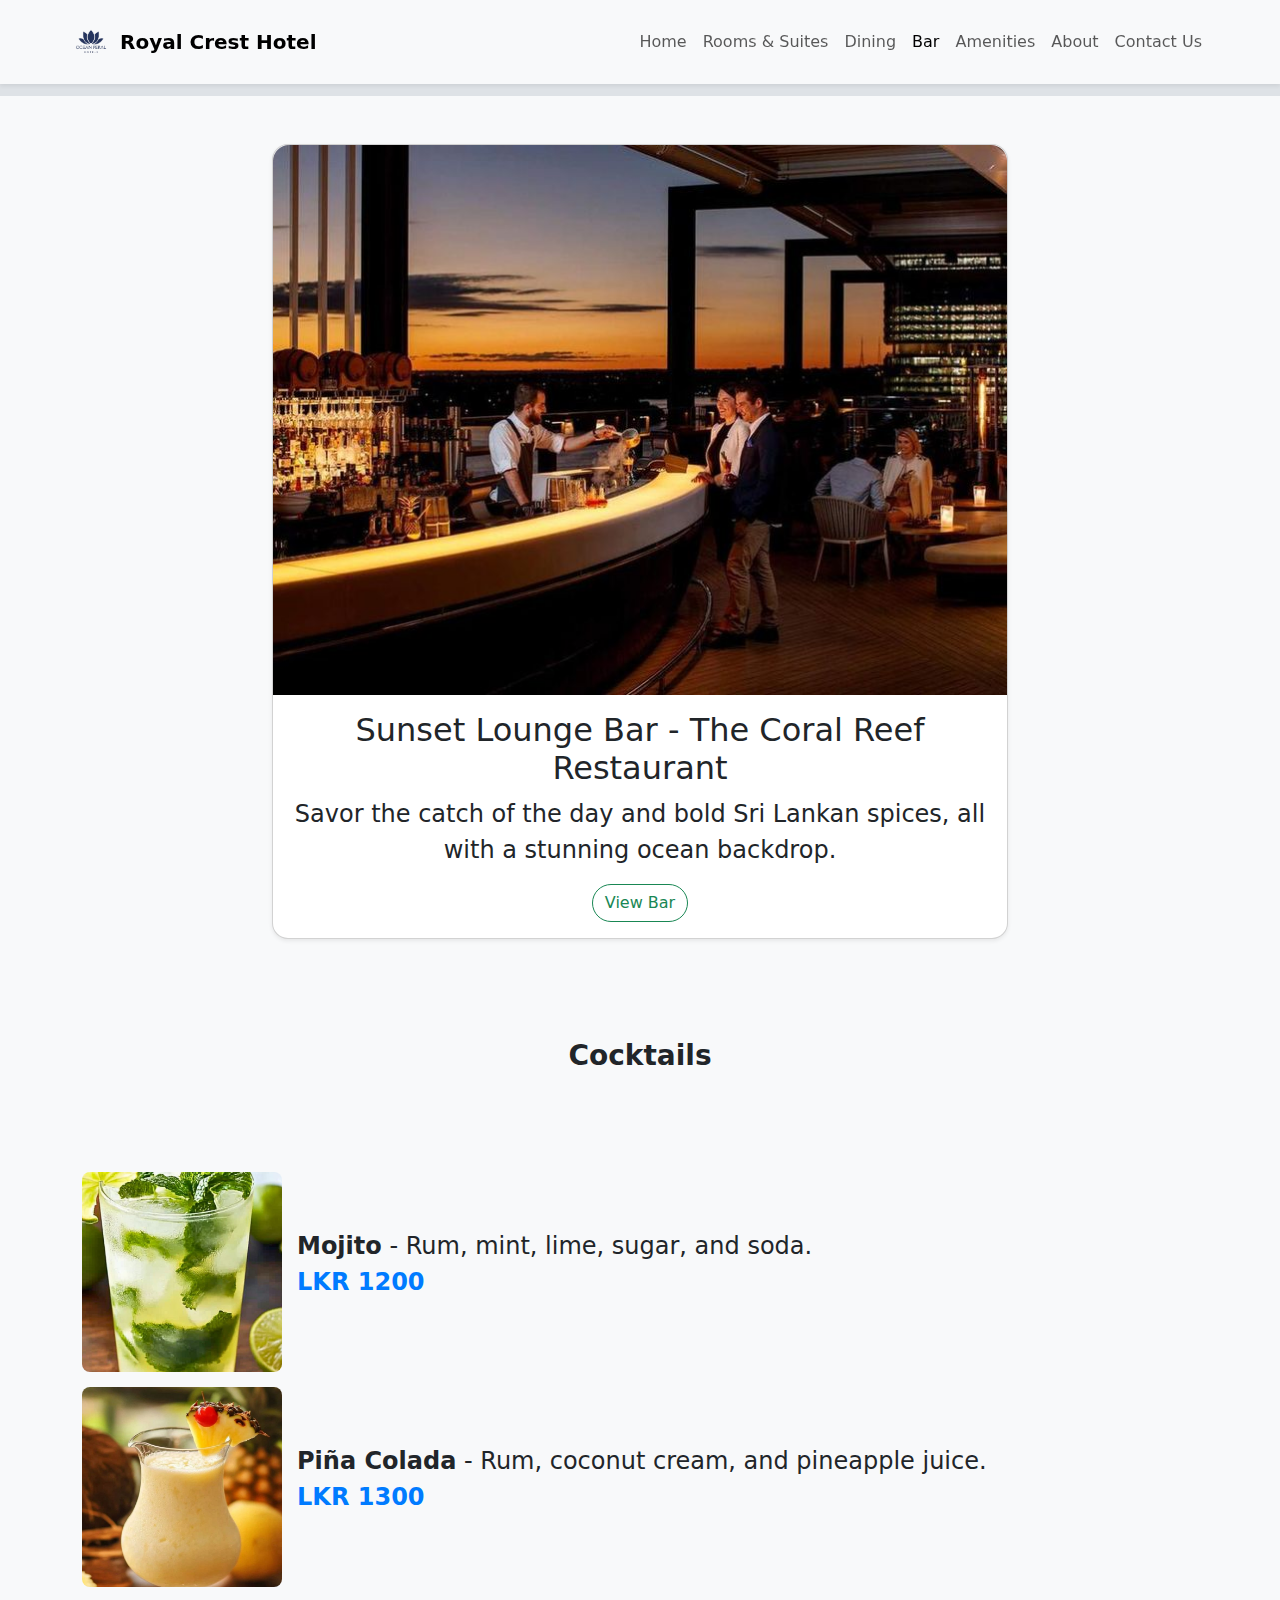
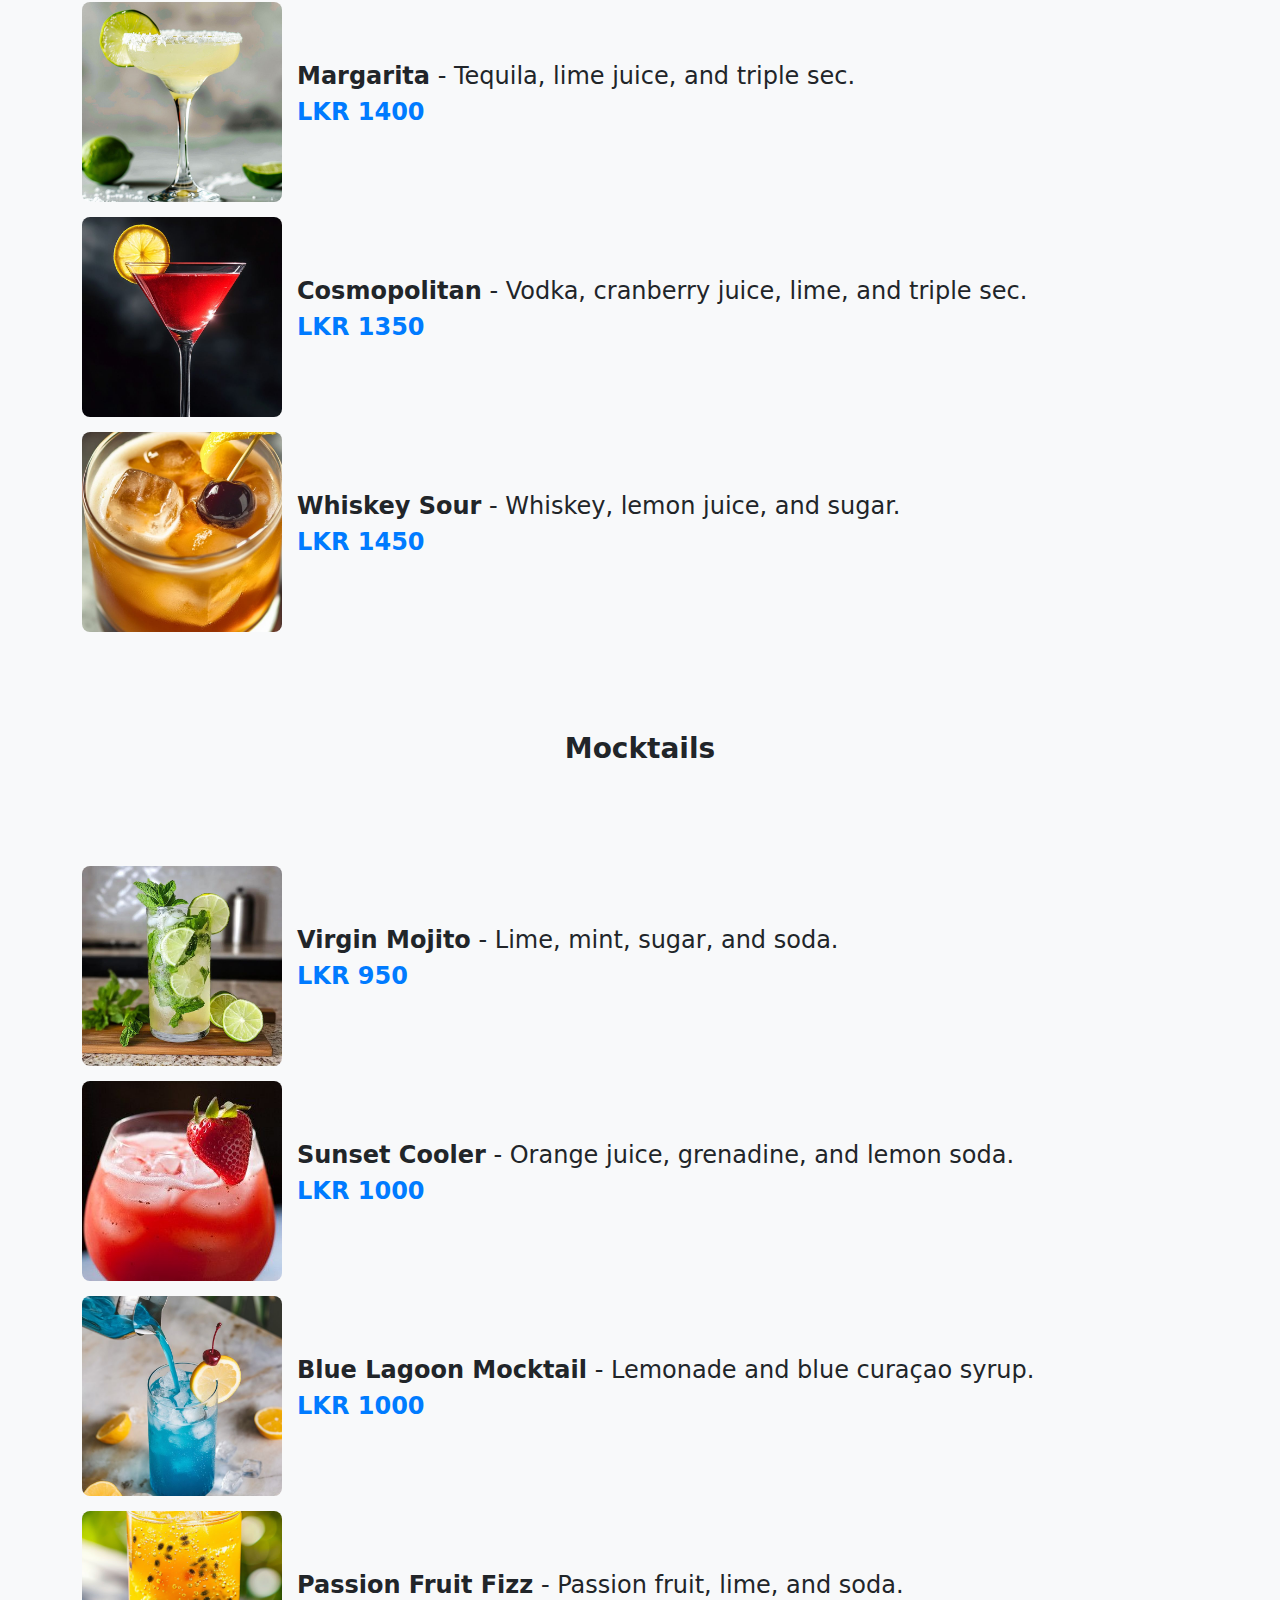
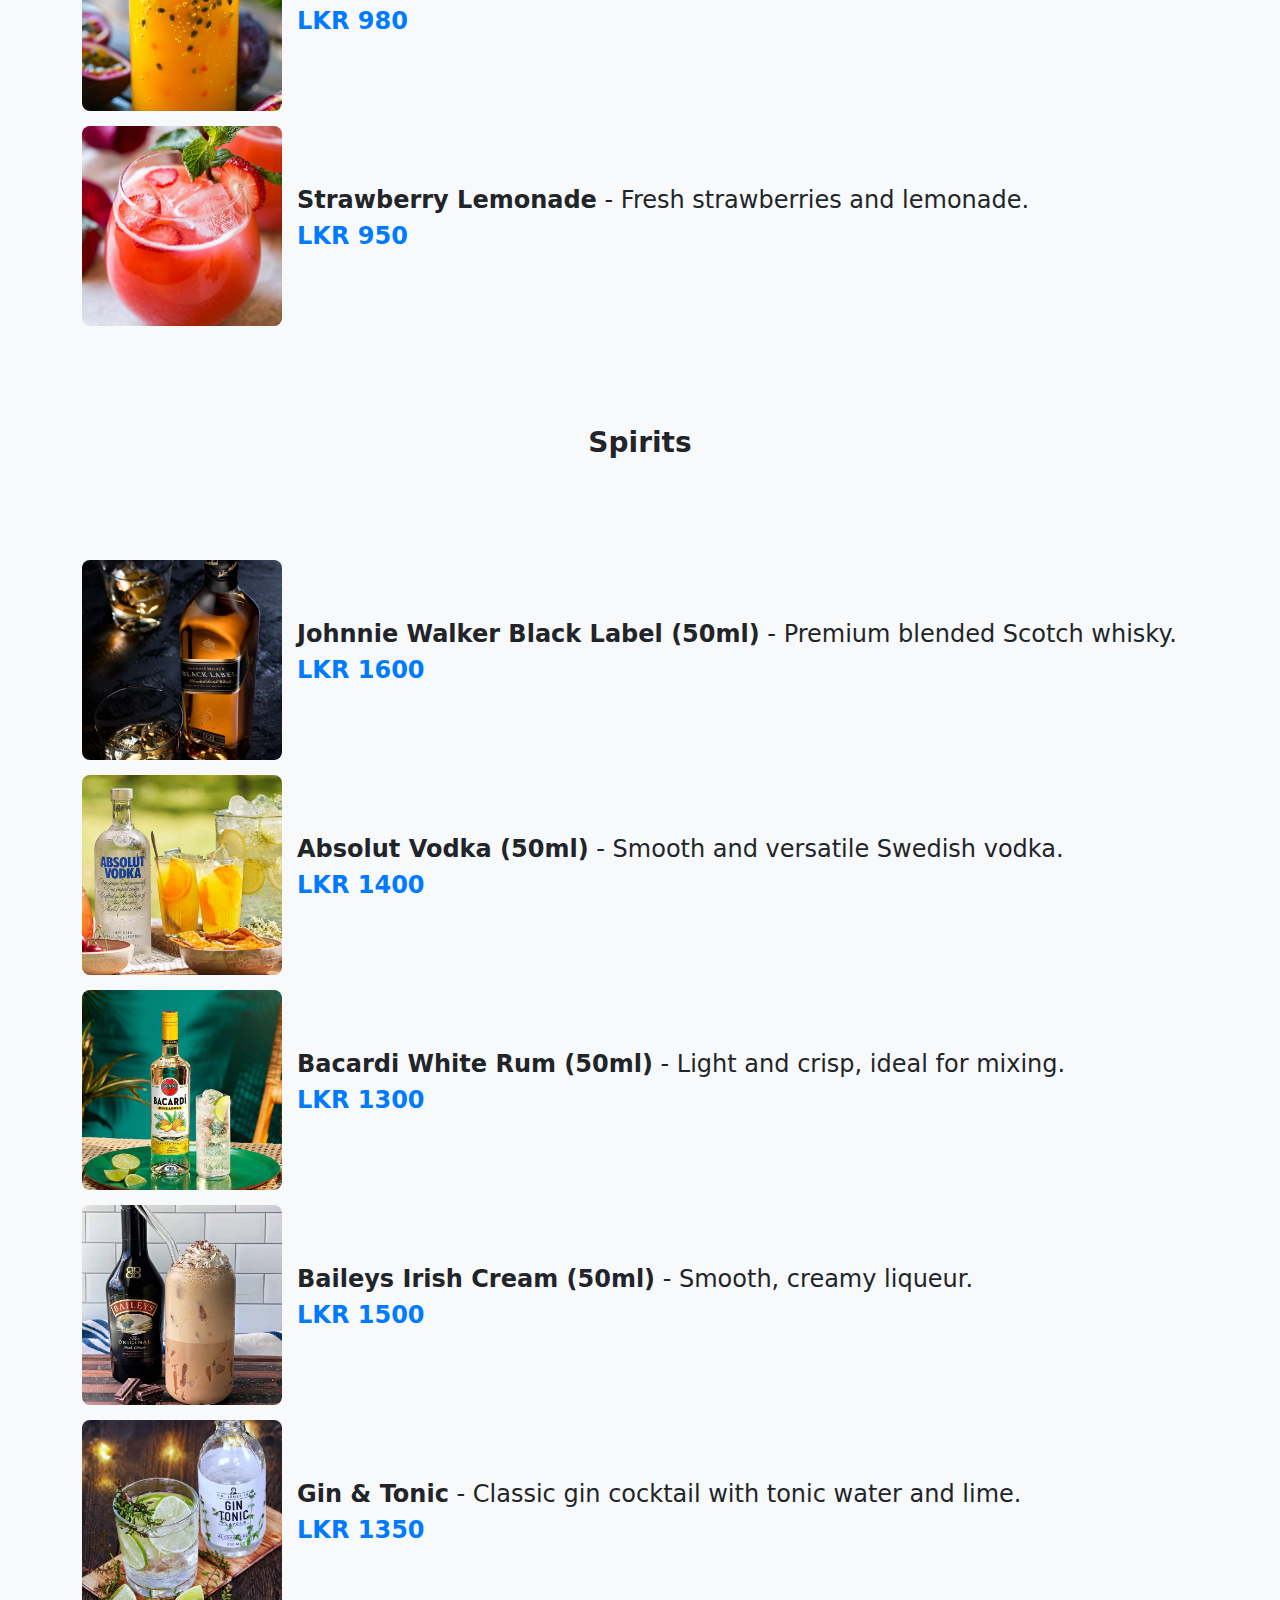
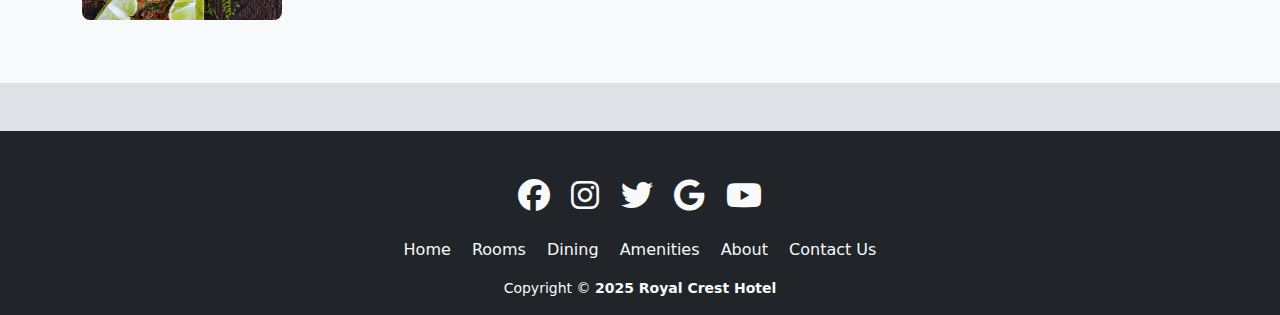
<file: pages/Dining/bar.html>
<!DOCTYPE html>
<html lang="en">
<head>
    <meta charset="UTF-8" />
    <meta name="viewport" content="width=device-width, initial-scale=1.0"/>
    <title>The Ocean Breeze Bar Menu - Royal Crest Hotel</title>
    <link rel="icon" href="/assets/Logo 2.png" />
    <link rel="stylesheet" href="https://cdnjs.cloudflare.com/ajax/libs/font-awesome/6.5.0/css/all.min.css" />
    <link href="https://cdn.jsdelivr.net/npm/bootstrap@5.3.3/dist/css/bootstrap.min.css" rel="stylesheet" crossorigin="anonymous">
    <link href="https://fonts.googleapis.com/css2?family=Poetsen+One&display=swap" rel="stylesheet">
    <link rel="stylesheet" href="/css/style.css">
</head>
<body>
    <header class="bg-light shadow-sm fixed-top">
        <nav class="navbar navbar-expand-lg container py-3">
            <a class="navbar-brand d-flex align-items-center" href="/">
                <img src="/assets/Logo 1.png" alt="Royal Crest Hotel Logo" width="42" height="42" class="me-2">
                <strong>Royal Crest Hotel</strong>
            </a>
            <button class="navbar-toggler" type="button" data-bs-toggle="collapse" data-bs-target="#navbarNav">
                <span class="navbar-toggler-icon"></span>
            </button>
            <div class="collapse navbar-collapse justify-content-end" id="navbarNav">
                <ul class="navbar-nav">
                    <li class="nav-item"><a class="nav-link" href="/index.html#home">Home</a></li>
                    <li class="nav-item"><a class="nav-link" href="/index.html#rooms">Rooms & Suites</a></li>
                    <li class="nav-item"><a class="nav-link" href="/index.html#dining">Dining</a></li>
                    <li class="nav-item"><a class="nav-link active" aria-current="page" href="#">Bar</a></li>
                    <li class="nav-item"><a class="nav-link" href="/index.html#amenities">Amenities</a></li>
                    <li class="nav-item"><a class="nav-link" href="/index.html#about">About</a></li>
                    <li class="nav-item"><a class="nav-link" href="/index.html#contact">Contact Us</a></li>
                </ul>
            </div>
        </nav>
    </header>

    <main class="mt-5 pt-5">
        <section id="bar" class="py-5 bg-light">
            <div class="container">
                <div class="container2">
                    <div class="row justify-content-center">
                        <div class="col-md-8">
                            <div class="card shadow-sm rounded-4">
                                <img src="/assets/bar1.jpg" class="card-img-top rounded-top-4" alt="The Coral Reef Restaurant" height="550px">
                                <div class="card-body text-center">
                                    <h5 class="card-title fs-2">Sunset Lounge Bar - The Coral Reef Restaurant</h5>
                                    <p class="card-text fs-4">Savor the catch of the day and bold Sri Lankan spices, all with a stunning ocean backdrop.</p>
                                    <a href="#bartext" class="btn btn-outline-success rounded-pill">View Bar</a>
                                </div>
                            </div>
                        </div>
                    </div>
                </div>
               
                <h3 class="food-category" id="bartext">Cocktails</h3>
                <div class="menu-item">
                    <img src="/assets/Classic Mojito Cocktail Recipe to Impress Your Guests.jpg" alt="Mojito">
                    <div class="menu-item-details fs-4">
                        <strong>Mojito</strong> - Rum, mint, lime, sugar, and soda.
                        <p class="menu-item-price">LKR 1200</p>
                    </div>
                </div>
                <div class="menu-item">
                    <img src="/assets/Dinner recipes - Refreshing Pina Colada Recipe.jpg" alt="Piña Colada">
                    <div class="menu-item-details fs-4">
                        <strong>Piña Colada</strong> - Rum, coconut cream, and pineapple juice.
                        <p class="menu-item-price">LKR 1300</p>
                    </div>
                </div>
                <div class="menu-item">
                    <img src="/assets/magarita.jpg" alt="Margarita">
                    <div class="menu-item-details fs-4">
                        <strong>Margarita</strong> - Tequila, lime juice, and triple sec.
                        <p class="menu-item-price">LKR 1400</p>
                    </div>
                </div>
                <div class="menu-item">
                    <img src="/assets/cosmopolital.jpg" alt="Cosmopolitan">
                    <div class="menu-item-details fs-4">
                        <strong>Cosmopolitan</strong> - Vodka, cranberry juice, lime, and triple sec.
                        <p class="menu-item-price">LKR 1350</p>
                    </div>
                </div>
                <div class="menu-item">
                    <img src="/assets/Whiskey Sour Recipe_ Simple & Sophisticated.jpg" alt="Whiskey Sour">
                    <div class="menu-item-details fs-4">
                        <strong>Whiskey Sour</strong> - Whiskey, lemon juice, and sugar.
                        <p class="menu-item-price">LKR 1450</p>
                    </div>
                </div>
        
                <h3 class="food-category">Mocktails</h3>
                <div class="menu-item">
                    <img src="/assets/Quick & Easy Virgin Mojito Mocktail Recipe - Alice's Recipes.jpg" alt="Virgin Mojito">
                    <div class="menu-item-details fs-4">
                        <strong>Virgin Mojito</strong> - Lime, mint, sugar, and soda.
                        <p class="menu-item-price">LKR 950</p>
                    </div>
                </div>
                <div class="menu-item">
                    <img src="/assets/Strawberry Wine Coolers.jpg" alt="Sunset Cooler">
                    <div class="menu-item-details fs-4">
                        <strong>Sunset Cooler</strong> - Orange juice, grenadine, and lemon soda.
                        <p class="menu-item-price">LKR 1000</p>
                    </div>
                </div>
                <div class="menu-item">
                    <img src="/assets/blue cocktails.jpg" alt="Blue Lagoon Mocktail">
                    <div class="menu-item-details fs-4">
                        <strong>Blue Lagoon Mocktail</strong> - Lemonade and blue curaçao syrup.
                        <p class="menu-item-price">LKR 1000</p>
                    </div>
                </div>
                <div class="menu-item">
                    <img src="/assets/Passion Fruit Gin Fizz Recipe.jpg" alt="Passion Fruit Fizz">
                    <div class="menu-item-details fs-4">
                        <strong>Passion Fruit Fizz</strong> - Passion fruit, lime, and soda.
                        <p class="menu-item-price">LKR 980</p>
                    </div>
                </div>
                <div class="menu-item">
                    <img src="/assets/Homemade Fresh Strawberry Lemonade - Watch What U Eat.jpg" alt="Strawberry Lemonade">
                    <div class="menu-item-details fs-4">
                        <strong>Strawberry Lemonade</strong> - Fresh strawberries and lemonade.
                        <p class="menu-item-price">LKR 950</p>
                    </div>
                </div>
        
                <h3 class="food-category">Spirits</h3>
                <div class="menu-item">
                    <img src="/assets/Johnnie Walker black label - Piotr Maksymowicz.jpg" alt="Johnnie Walker Black Label">
                    <div class="menu-item-details fs-4">
                        <strong>Johnnie Walker Black Label (50ml)</strong> - Premium blended Scotch whisky.
                        <p class="menu-item-price">LKR 1600</p>
                    </div>
                </div>
                <div class="menu-item">
                    <img src="/assets/Absolut vodka.jpg" alt="Absolut Vodka">
                    <div class="menu-item-details fs-4">
                        <strong>Absolut Vodka (50ml)</strong> - Smooth and versatile Swedish vodka.
                        <p class="menu-item-price">LKR 1400</p>
                    </div>
                </div>
                <div class="menu-item">
                    <img src="/assets/white rum.jpg" alt="Bacardi White Rum">
                    <div class="menu-item-details fs-4">
                        <strong>Bacardi White Rum (50ml)</strong> - Light and crisp, ideal for mixing.
                        <p class="menu-item-price">LKR 1300</p>
                    </div>
                </div>
                <div class="menu-item">
                    <img src="/assets/Baileys Iced Coffee Recipe (Bailey's Irish Cream).jpg" alt="Baileys Irish Cream">
                    <div class="menu-item-details fs-4">
                        <strong>Baileys Irish Cream (50ml)</strong> - Smooth, creamy liqueur.
                        <p class="menu-item-price">LKR 1500</p>
                    </div>
                </div>
                <div class="menu-item">
                    <img src="/assets/gin and tonic.jpg" alt="Gin & Tonic">
                    <div class="menu-item-details fs-4">
                        <strong>Gin & Tonic</strong> - Classic gin cocktail with tonic water and lime.
                        <p class="menu-item-price">LKR 1350</p>
                    </div>
                </div>
            </div>
        </section>
        
    </main>

    <footer class="bg-dark text-light pt-5 pb-3 mt-5">
        <div class="container text-center">
            <div class="mb-4">
                <a href="#" class="text-light mx-2"><i class="fab fa-facebook fa-2x"></i></a>
                <a href="#" class="text-light mx-2"><i class="fab fa-instagram fa-2x"></i></a>
                <a href="#" class="text-light mx-2"><i class="fab fa-twitter fa-2x"></i></a>
                <a href="#" class="text-light mx-2"><i class="fab fa-google fa-2x"></i></a>
                <a href="#" class="text-light mx-2"><i class="fab fa-youtube fa-2x"></i></a>
            </div>
            <div class="mb-3">
                <a href="/index.html#home" class="text-light mx-2" style="text-decoration: none;">Home</a>
                <a href="/index.html#rooms" class="text-light mx-2" style="text-decoration: none;">Rooms</a>
                <a href="/index.html#dining" class="text-light mx-2" style="text-decoration: none;">Dining</a>
                <a href="/index.html#amenities" class="text-light mx-2" style="text-decoration: none;">Amenities</a>
                <a href="/index.html#about" class="text-light mx-2" style="text-decoration: none;">About</a>
                <a href="/index.html#contact" class="text-light mx-2" style="text-decoration: none;">Contact Us</a>
            </div>
            <p class="mb-0 small">Copyright &copy; <strong>2025 Royal Crest Hotel</strong></p>
        </div>
    </footer>

    <script src="https://cdn.jsdelivr.net/npm/bootstrap@5.3.3/dist/js/bootstrap.bundle.min.js" crossorigin="anonymous"></script>
</body>
</html>
</file>
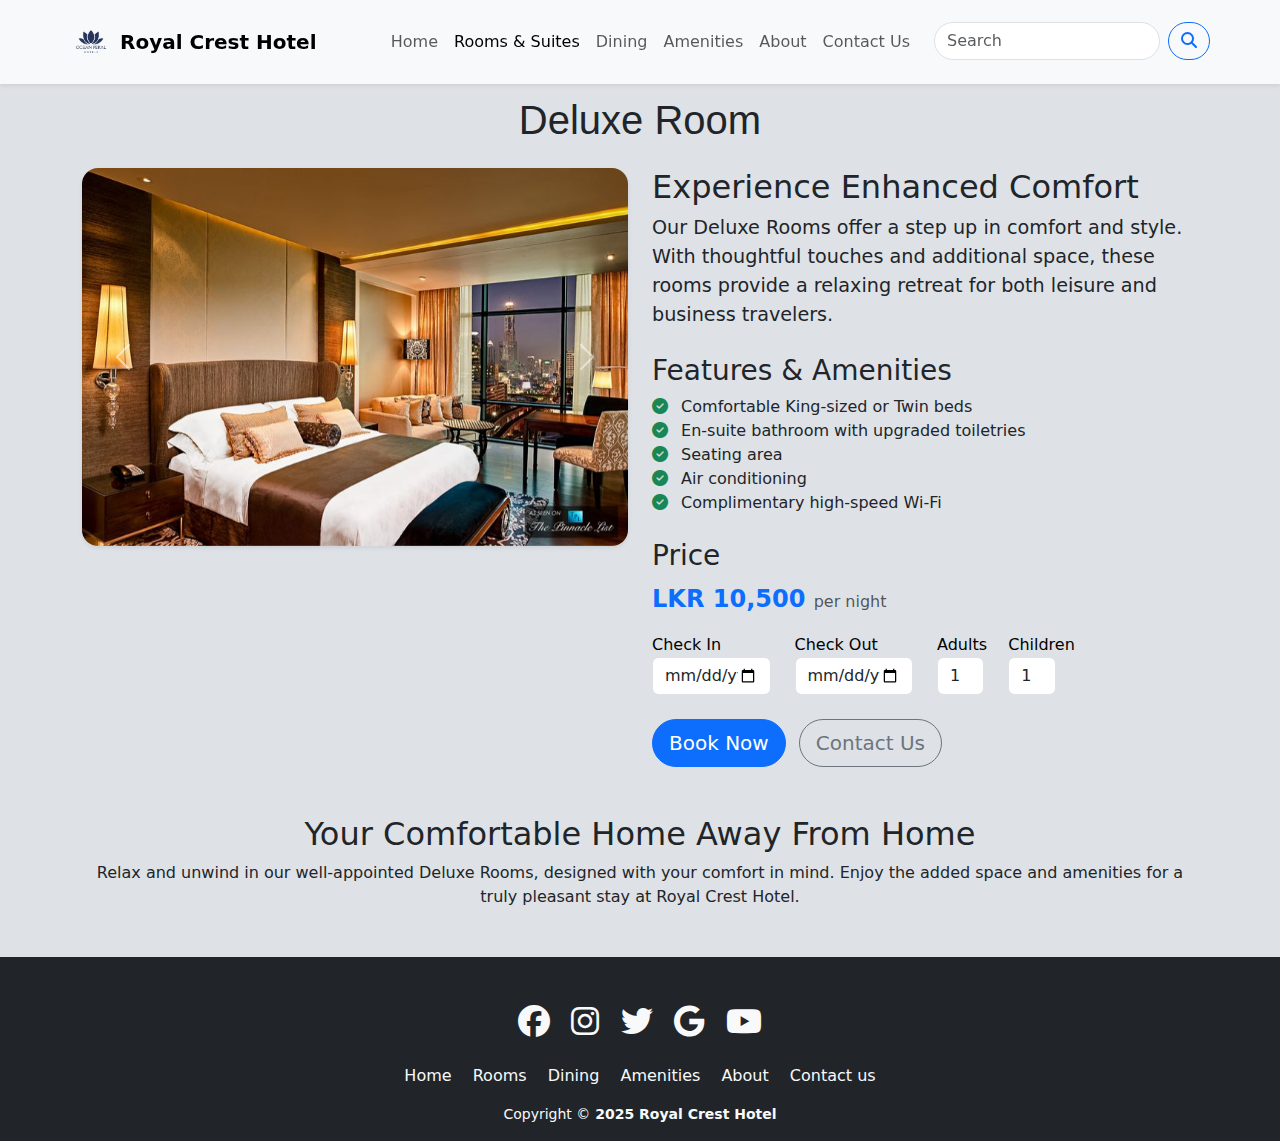
<file: pages/rooms/deluxe-room.html>
<!DOCTYPE html>
<html lang="en">
<head>
    <meta charset="UTF-8">
    <meta name="viewport" content="width=device-width, initial-scale=1.0">
    <title>Deluxe Room - Royal Crest Hotel</title>
    <link rel="icon" href="/assets/Logo 2.png" />
    <link rel="stylesheet" href="https://cdnjs.cloudflare.com/ajax/libs/font-awesome/6.5.0/css/all.min.css" />
    <link
        href="https://cdn.jsdelivr.net/npm/bootstrap@5.3.3/dist/css/bootstrap.min.css"
        rel="stylesheet"
        integrity="sha384-QWTKZyjpPEjISv5WaRU9OFeRpok6YctnYmDr5pNlyT2bRjXh0JMhjY6hW+ALEwIH"
        crossorigin="anonymous"
    >
    <link rel="stylesheet" href="/css/style.css">
</head>
<body>
    <header class="bg-light shadow-sm fixed-top">
        <nav class="navbar navbar-expand-lg container py-3">
            <a class="navbar-brand d-flex align-items-center" href="/">
                <img src="/assets/Logo 1.png" alt="Royal Crest Hotel Logo" width="42" height="42" class="d-inline-block align-text-top me-2">
                <strong>Royal Crest Hotel</strong>
            </a>
            <button class="navbar-toggler" type="button" data-bs-toggle="collapse" data-bs-target="#navbarNav" aria-controls="navbarNav" aria-expanded="false" aria-label="Toggle navigation">
                <span class="navbar-toggler-icon"></span>
            </button>
            <div class="collapse navbar-collapse justify-content-end" id="navbarNav">
                <ul class="navbar-nav">
                    <li class="nav-item">
                        <a class="nav-link" href="/index.html#home">Home</a>
                    </li>
                    <li class="nav-item">
                        <a class="nav-link active" aria-current="page" href="/index.html#rooms">Rooms & Suites</a>
                    </li>
                    <li class="nav-item">
                        <a class="nav-link" href="/index.html#dining">Dining</a>
                    </li>
                    <li class="nav-item">
                        <a class="nav-link" href="/index.html#amenities">Amenities</a>
                    </li>
                    <li class="nav-item">
                        <a class="nav-link" href="/index.html#about">About</a>
                    </li>
                    <li class="nav-item">
                        <a class="nav-link" href="/index.html#contact">Contact Us</a>
                    </li>
                    <li class="nav-item">
                        <form class="d-flex ms-lg-3">
                            <input class="form-control me-2 rounded-pill" type="search" placeholder="Search" aria-label="Search">
                            <button class="btn btn-outline-primary rounded-pill" type="submit"><i class="fas fa-search"></i></button>
                        </form>
                    </li>
                </ul>
            </div>
        </nav>
    </header>

    <div class="container mt-5 pt-5">
        <h1 class="mb-4 heading-text text-center">Deluxe Room</h1>

        <div class="row">
            <div class="col-lg-6">
                <div id="roomCarousel" class="carousel slide" data-bs-ride="carousel">
                    <div class="carousel-inner rounded-4 shadow-sm">
                        <div class="carousel-item active">
                            <img src="/assets/dulex room image 1.jpg" class="d-block w-100" alt="Deluxe Room Image 1">
                        </div>
                        <div class="carousel-item">
                            <img src="/assets/dulex room image 2.jpg" class="d-block w-100" alt="Deluxe Room Image 2">
                        </div>
                        <div class="carousel-item">
                            <img src="/assets/dulex room image 3.jpg" class="d-block w-100" alt="Deluxe Room Image 3">
                        </div>
                        <div class="carousel-item">
                            <img src="/assets/dulex room image 4.jpg" class="d-block w-100" alt="Deluxe Room Image 4">
                        </div>
                    </div>
                    <button class="carousel-control-prev" type="button" data-bs-target="#roomCarousel" data-bs-slide="prev">
                        <span class="carousel-control-prev-icon" aria-hidden="true"></span>
                        <span class="visually-hidden">Previous</span>
                    </button>
                    <button class="carousel-control-next" type="button" data-bs-target="#roomCarousel" data-bs-slide="next">
                        <span class="carousel-control-next-icon" aria-hidden="true"></span>
                        <span class="visually-hidden">Next</span>
                    </button>
                </div>
            </div>
            <div class="col-lg-6">
                <h2 class="sub-heading-text">Experience Enhanced Comfort</h2>
                <p class="lead">Our Deluxe Rooms offer a step up in comfort and style. With thoughtful touches and additional space, these rooms provide a relaxing retreat for both leisure and business travelers.</p>

                <h3 class="sub-heading-text mt-4">Features & Amenities</h3>
                <ul class="list-unstyled">
                    <li><i class="fas fa-check-circle text-success me-2"></i> Comfortable King-sized or Twin beds</li>
                    <li><i class="fas fa-check-circle text-success me-2"></i> En-suite bathroom with upgraded toiletries</li>
                    <li><i class="fas fa-check-circle text-success me-2"></i> Seating area</li>
                    <li><i class="fas fa-check-circle text-success me-2"></i> Air conditioning</li>
                    <li><i class="fas fa-check-circle text-success me-2"></i> Complimentary high-speed Wi-Fi</li>
                </ul>

                <h3 class="sub-heading-text mt-4">Price</h3>
                <p class="fs-4 fw-bold text-primary">LKR 10,500 <span class="fs-6 fw-normal text-muted">per night</span></p>



                <div class="row check-availabilty" id="next">
                    <div class="block-32" data-aos="fade-up" data-aos-offset="-200">
        
                    <form action="#">
                        <div class="row">
                        <div class="col-md-6 mb-3 mb-lg-0 col-lg-3">
                            <label for="checkin_date" class="font-weight-bold text-black">Check In</label>
                            <div class="field-icon-wrap">
                            <div class="icon"><span class="icon-calendar"></span></div>
                            <input type="date" id="checkin_date" class="form-control">
                            </div>
                        </div>
                        <div class="col-md-6 mb-3 mb-lg-0 col-lg-3">
                            <label for="checkout_date" class="font-weight-bold text-black">Check Out</label>
                            <div class="field-icon-wrap">
                            <div class="icon"><span class="icon-calendar"></span></div>
                            <input type="date" id="checkout_date" class="form-control">
                            </div>
                        </div>
                        <div class="col-md-6 mb-3 mb-md-0 col-lg-3">
                            <div class="row">
                            <div class="col-md-6 mb-3 mb-md-0">
                                <label for="adults" class="font-weight-bold text-black">Adults</label>
                                <div class="field-icon-wrap">
                                <div class="icon"><span class="ion-ios-arrow-down"></span></div>
                                <select name="" id="adults" class="form-control">
                                    <option value="">1</option>
                                    <option value="">2</option>
                                    <option value="">3</option>
                                    <option value="">4</option>
                                    <option value="">5</option>
                                    <option value="">6</option>
                                    <option value="">7</option>
                                    <option value="">8</option>
                                    <option value="">9</option>
                                    <option value="">10</option>
                                </select>
                                </div>
                            </div>
                            <div class="col-md-6 mb-3 mb-md-0">
                                <label for="children" class="font-weight-bold text-black">Children</label>
                                <div class="field-icon-wrap">
                                <div class="icon"><span class="ion-ios-arrow-down"></span></div>
                                <select name="" id="children" class="form-control">
                                    <option value="">1</option>
                                    <option value="">2</option>
                                    <option value="">3</option>
                                    <option value="">4</option>
                                    <option value="">5</option>
                                    <option value="">6</option>
                                    <option value="">7</option>
                                    <option value="">8</option>
                                    <option value="">9</option>
                                    <option value="">10</option>
                                </select>
                                </div>
                            </div>
                            </div>
                        </div>
                        </div>
                    </form>
                    </div>
                </div>


                <div class="mt-4">
                    <a href="#" class="btn btn-primary btn-lg rounded-pill">Book Now</a>
                    <a href="/index.html#contact" class="btn btn-outline-secondary btn-lg rounded-pill ms-2">Contact Us</a>
                </div>
            </div>
        </div>

        <div class="mt-5">
            <h2 class="sub-heading-text text-center">Your Comfortable Home Away From Home</h2>
            <p class="text-center">Relax and unwind in our well-appointed Deluxe Rooms, designed with your comfort in mind. Enjoy the added space and amenities for a truly pleasant stay at Royal Crest Hotel.</p>
        </div>
    </div>

    <footer class="bg-dark text-light pt-5 pb-3 mt-5">
        <div class="container text-center">
            <div class="mb-4">
                <a href="#" class="text-light mx-2" aria-label="Facebook"><i class="fab fa-facebook fa-2x"></i></a>
                <a href="#" class="text-light mx-2" aria-label="Instagram"><i class="fab fa-instagram fa-2x"></i></a>
                <a href="#" class="text-light mx-2" aria-label="Twitter"><i class="fab fa-twitter fa-2x"></i></a>
                <a href="#" class="text-light mx-2" aria-label="Google"><i class="fab fa-google fa-2x"></i></a>
                <a href="#" class="text-light mx-2" aria-label="YouTube"><i class="fab fa-youtube fa-2x"></i></a>
            </div>
            <div class="mb-3">
                <a href="/index.html#home" class="text-light mx-2" style="text-decoration: none;">Home</a>
                <a href="/index.html#rooms" class="text-light mx-2" style="text-decoration: none;">Rooms</a>
                <a href="/index.html#dining" class="text-light mx-2" style="text-decoration: none;">Dining</a>
                <a href="/index.html#amenities" class="text-light mx-2" style="text-decoration: none;">Amenities</a>
                <a href="/index.html#about" class="text-light mx-2" style="text-decoration: none;">About</a>
                <a href="/index.html#contact" class="text-light mx-2" style="text-decoration: none;">Contact us</a>
            </div>
            <div>
                <p class="mb-0 small">Copyright &copy;<strong> 2025 Royal Crest Hotel</strong></p>
            </div>
        </div>
    </footer>

    <script
        src="https://cdn.jsdelivr.net/npm/bootstrap@5.3.3/dist/js/bootstrap.bundle.min.js"
        integrity="sha384-YvpcrYf0tY3lHB60NNkmXc5s9fDVZLESaAA55NDzOxhy9GkcIdslK1eN7N6jIeHz"
        crossorigin="anonymous"
    ></script>
</body>
</html>
</file>
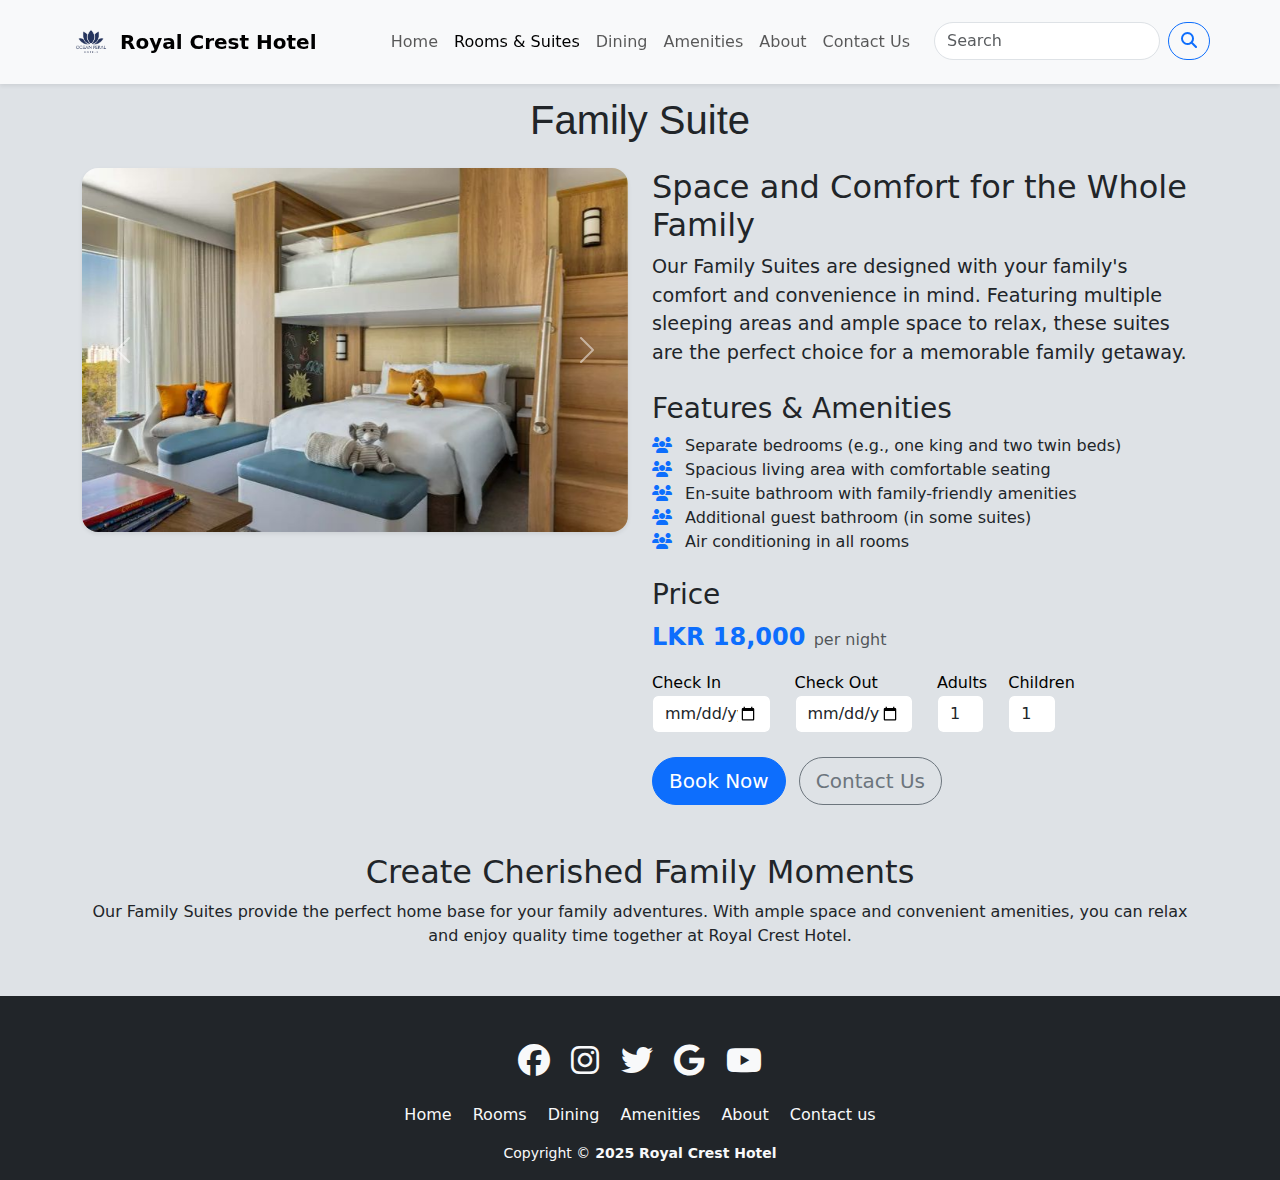
<file: pages/rooms/family-suite.html>
<!DOCTYPE html>
<html lang="en">
<head>
    <meta charset="UTF-8">
    <meta name="viewport" content="width=device-width, initial-scale=1.0">
    <title>Family Suite - Royal Crest Hotel</title>
    <link rel="icon" href="/assets/Logo 2.png" />
    <link rel="stylesheet" href="https://cdnjs.cloudflare.com/ajax/libs/font-awesome/6.5.0/css/all.min.css" />
    <link
        href="https://cdn.jsdelivr.net/npm/bootstrap@5.3.3/dist/css/bootstrap.min.css"
        rel="stylesheet"
        integrity="sha384-QWTKZyjpPEjISv5WaRU9OFeRpok6YctnYmDr5pNlyT2bRjXh0JMhjY6hW+ALEwIH"
        crossorigin="anonymous"
    >
    <link rel="stylesheet" href="/css/style.css">
</head>
<body>
    <header class="bg-light shadow-sm fixed-top">
        <nav class="navbar navbar-expand-lg container py-3">
            <a class="navbar-brand d-flex align-items-center" href="/">
                <img src="/assets/Logo 1.png" alt="Royal Crest Hotel Logo" width="42" height="42" class="d-inline-block align-text-top me-2">
                <strong>Royal Crest Hotel</strong>
            </a>
            <button class="navbar-toggler" type="button" data-bs-toggle="collapse" data-bs-target="#navbarNav" aria-controls="navbarNav" aria-expanded="false" aria-label="Toggle navigation">
                <span class="navbar-toggler-icon"></span>
            </button>
            <div class="collapse navbar-collapse justify-content-end" id="navbarNav">
                <ul class="navbar-nav">
                    <li class="nav-item">
                        <a class="nav-link" href="/index.html#home">Home</a>
                    </li>
                    <li class="nav-item">
                        <a class="nav-link active" aria-current="page" href="/index.html#rooms">Rooms & Suites</a>
                    </li>
                    <li class="nav-item">
                        <a class="nav-link" href="/index.html#dining">Dining</a>
                    </li>
                    <li class="nav-item">
                        <a class="nav-link" href="/index.html#amenities">Amenities</a>
                    </li>
                    <li class="nav-item">
                        <a class="nav-link" href="/index.html#about">About</a>
                    </li>
                    <li class="nav-item">
                        <a class="nav-link" href="/index.html#contact">Contact Us</a>
                    </li>
                    <li class="nav-item">
                        <form class="d-flex ms-lg-3">
                            <input class="form-control me-2 rounded-pill" type="search" placeholder="Search" aria-label="Search">
                            <button class="btn btn-outline-primary rounded-pill" type="submit"><i class="fas fa-search"></i></button>
                        </form>
                    </li>
                </ul>
            </div>
        </nav>
    </header>

    <div class="container mt-5 pt-5">
        <h1 class="mb-4 heading-text text-center">Family Suite</h1>

        <div class="row">
            <div class="col-lg-6">
                <div id="roomCarousel" class="carousel slide" data-bs-ride="carousel">
                    <div class="carousel-inner rounded-4 shadow-sm">
                        <div class="carousel-item active">
                            <img src="/assets/Family Suite image 1.jpg" class="d-block w-100" alt="Family Suite Image 1">
                        </div>
                        <div class="carousel-item">
                            <img src="/assets/Family Suite image 2.jpg" class="d-block w-100" alt="Family Suite Image 2">
                        </div>
                        <div class="carousel-item">
                            <img src="/assets/Family Suite image 3.jpg" class="d-block w-100" alt="Family Suite Image 3">
                        </div>
                        <div class="carousel-item">
                            <img src="/assets/Family Suite image 4.jpg" class="d-block w-100" alt="Family Suite Image 4">
                        </div>
                    </div>
                    <button class="carousel-control-prev" type="button" data-bs-target="#roomCarousel" data-bs-slide="prev">
                        <span class="carousel-control-prev-icon" aria-hidden="true"></span>
                        <span class="visually-hidden">Previous</span>
                    </button>
                    <button class="carousel-control-next" type="button" data-bs-target="#roomCarousel" data-bs-slide="next">
                        <span class="carousel-control-next-icon" aria-hidden="true"></span>
                        <span class="visually-hidden">Next</span>
                    </button>
                </div>
            </div>
            <div class="col-lg-6">
                <h2 class="sub-heading-text">Space and Comfort for the Whole Family</h2>
                <p class="lead">Our Family Suites are designed with your family's comfort and convenience in mind. Featuring multiple sleeping areas and ample space to relax, these suites are the perfect choice for a memorable family getaway.</p>

                <h3 class="sub-heading-text mt-4">Features & Amenities</h3>
                <ul class="list-unstyled">
                    <li><i class="fas fa-users text-primary me-2"></i> Separate bedrooms (e.g., one king and two twin beds)</li>
                    <li><i class="fas fa-users text-primary me-2"></i> Spacious living area with comfortable seating</li>
                    <li><i class="fas fa-users text-primary me-2"></i> En-suite bathroom with family-friendly amenities</li>
                    <li><i class="fas fa-users text-primary me-2"></i> Additional guest bathroom (in some suites)</li>
                    <li><i class="fas fa-users text-primary me-2"></i> Air conditioning in all rooms</li>
                </ul>

                <h3 class="sub-heading-text mt-4">Price</h3>
                <p class="fs-4 fw-bold text-primary">LKR 18,000 <span class="fs-6 fw-normal text-muted">per night</span></p>

                <div class="row check-availabilty" id="next">
                    <div class="block-32" data-aos="fade-up" data-aos-offset="-200">
        
                    <form action="#">
                        <div class="row">
                        <div class="col-md-6 mb-3 mb-lg-0 col-lg-3">
                            <label for="checkin_date" class="font-weight-bold text-black">Check In</label>
                            <div class="field-icon-wrap">
                            <div class="icon"><span class="icon-calendar"></span></div>
                            <input type="date" id="checkin_date" class="form-control">
                            </div>
                        </div>
                        <div class="col-md-6 mb-3 mb-lg-0 col-lg-3">
                            <label for="checkout_date" class="font-weight-bold text-black">Check Out</label>
                            <div class="field-icon-wrap">
                            <div class="icon"><span class="icon-calendar"></span></div>
                            <input type="date" id="checkout_date" class="form-control">
                            </div>
                        </div>
                        <div class="col-md-6 mb-3 mb-md-0 col-lg-3">
                            <div class="row">
                            <div class="col-md-6 mb-3 mb-md-0">
                                <label for="adults" class="font-weight-bold text-black">Adults</label>
                                <div class="field-icon-wrap">
                                <div class="icon"><span class="ion-ios-arrow-down"></span></div>
                                <select name="" id="adults" class="form-control">
                                    <option value="">1</option>
                                    <option value="">2</option>
                                    <option value="">3</option>
                                    <option value="">4</option>
                                    <option value="">5</option>
                                    <option value="">6</option>
                                    <option value="">7</option>
                                    <option value="">8</option>
                                    <option value="">9</option>
                                    <option value="">10</option>
                                </select>
                                </div>
                            </div>
                            <div class="col-md-6 mb-3 mb-md-0">
                                <label for="children" class="font-weight-bold text-black">Children</label>
                                <div class="field-icon-wrap">
                                <div class="icon"><span class="ion-ios-arrow-down"></span></div>
                                <select name="" id="children" class="form-control">
                                    <option value="">1</option>
                                    <option value="">2</option>
                                    <option value="">3</option>
                                    <option value="">4</option>
                                    <option value="">5</option>
                                    <option value="">6</option>
                                    <option value="">7</option>
                                    <option value="">8</option>
                                    <option value="">9</option>
                                    <option value="">10</option>
                                </select>
                                </div>
                            </div>
                            </div>
                        </div>
                        </div>
                    </form>
                    </div>
                </div>

                <div class="mt-4">
                    <a href="#" class="btn btn-primary btn-lg rounded-pill">Book Now</a>
                    <a href="/index.html#contact" class="btn btn-outline-secondary btn-lg rounded-pill ms-2">Contact Us</a>
                </div>
            </div>
        </div>

        <div class="mt-5">
            <h2 class="sub-heading-text text-center">Create Cherished Family Moments</h2>
            <p class="text-center">Our Family Suites provide the perfect home base for your family adventures. With ample space and convenient amenities, you can relax and enjoy quality time together at Royal Crest Hotel.</p>
        </div>
    </div>

    <footer class="bg-dark text-light pt-5 pb-3 mt-5">
        <div class="container text-center">
            <div class="mb-4">
                <a href="#" class="text-light mx-2" aria-label="Facebook"><i class="fab fa-facebook fa-2x"></i></a>
                <a href="#" class="text-light mx-2" aria-label="Instagram"><i class="fab fa-instagram fa-2x"></i></a>
                <a href="#" class="text-light mx-2" aria-label="Twitter"><i class="fab fa-twitter fa-2x"></i></a>
                <a href="#" class="text-light mx-2" aria-label="Google"><i class="fab fa-google fa-2x"></i></a>
                <a href="#" class="text-light mx-2" aria-label="YouTube"><i class="fab fa-youtube fa-2x"></i></a>
            </div>
            <div class="mb-3">
                <a href="/index.html#home" class="text-light mx-2" style="text-decoration: none;">Home</a>
                <a href="/index.html#rooms" class="text-light mx-2" style="text-decoration: none;">Rooms</a>
                <a href="/index.html#dining" class="text-light mx-2" style="text-decoration: none;">Dining</a>
                <a href="/index.html#amenities" class="text-light mx-2" style="text-decoration: none;">Amenities</a>
                <a href="/index.html#about" class="text-light mx-2" style="text-decoration: none;">About</a>
                <a href="/index.html#contact" class="text-light mx-2" style="text-decoration: none;">Contact us</a>
            </div>
            <div>
                <p class="mb-0 small">Copyright &copy;<strong> 2025 Royal Crest Hotel</strong></p>
            </div>
        </div>
    </footer>

    <script
        src="https://cdn.jsdelivr.net/npm/bootstrap@5.3.3/dist/js/bootstrap.bundle.min.js"
        integrity="sha384-YvpcrYf0tY3lHB60NNkmXc5s9fDVZLESaAA55NDzOxhy9GkcIdslK1eN7N6jIeHz"
        crossorigin="anonymous"
    ></script>
</body>
</html>
</file>
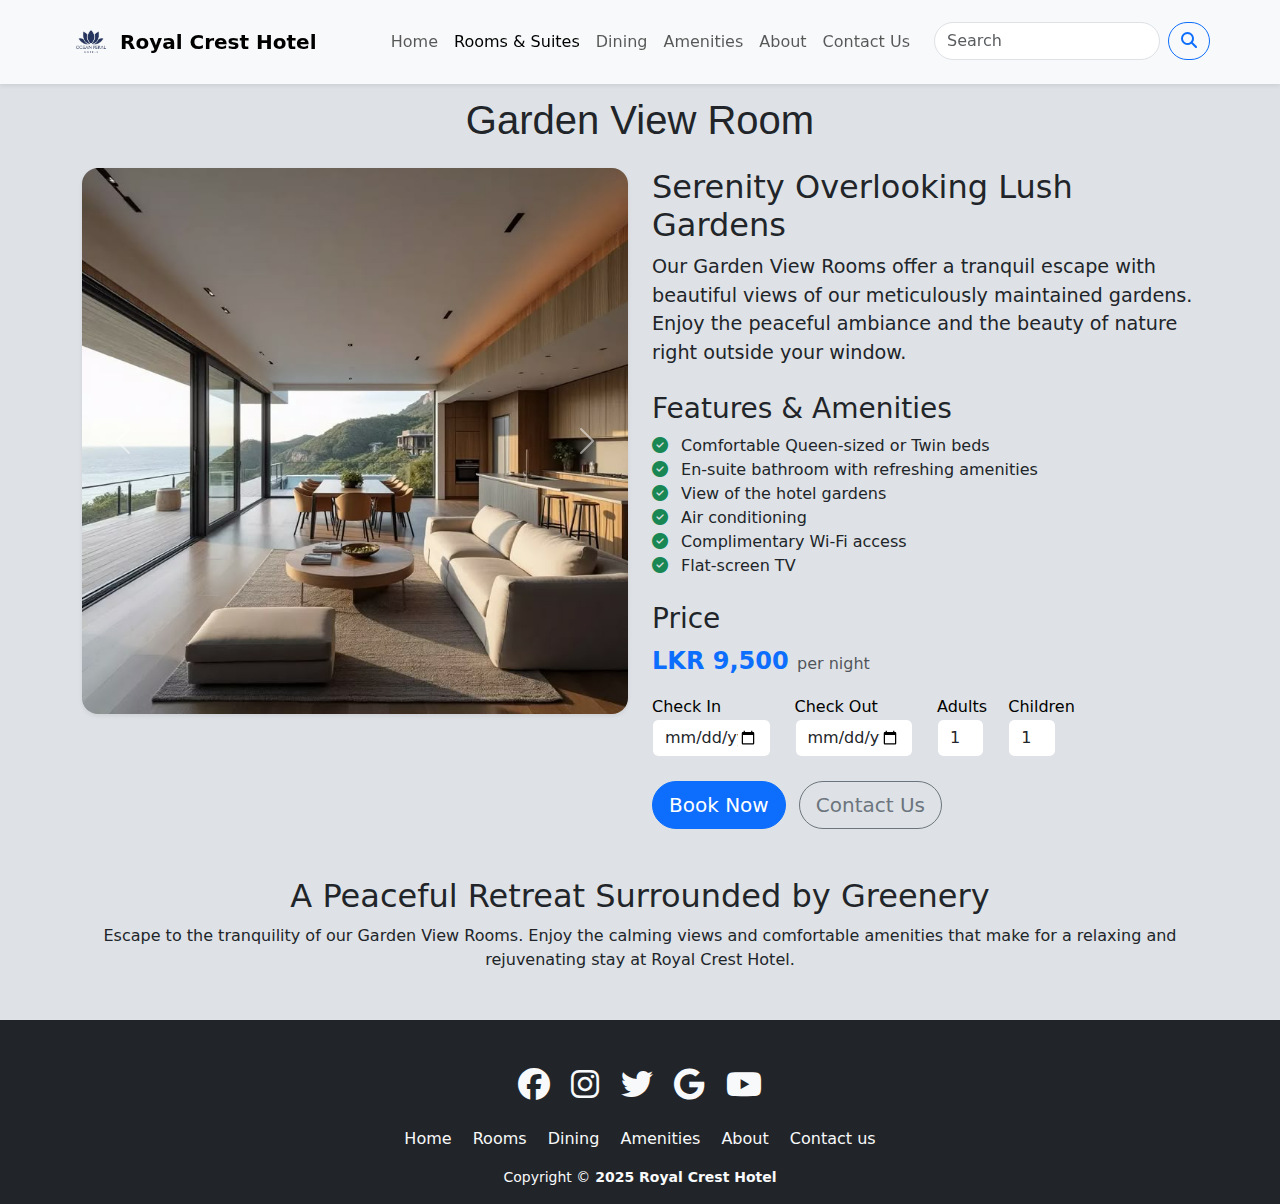
<file: pages/rooms/garden-view-room.html>
<!DOCTYPE html>
<html lang="en">
<head>
    <meta charset="UTF-8">
    <meta name="viewport" content="width=device-width, initial-scale=1.0">
    <title>Garden View Room - Royal Crest Hotel</title>
    <link rel="icon" href="/assets/Logo 2.png" />
    <link rel="stylesheet" href="https://cdnjs.cloudflare.com/ajax/libs/font-awesome/6.5.0/css/all.min.css" />
    <link
        href="https://cdn.jsdelivr.net/npm/bootstrap@5.3.3/dist/css/bootstrap.min.css"
        rel="stylesheet"
        integrity="sha384-QWTKZyjpPEjISv5WaRU9OFeRpok6YctnYmDr5pNlyT2bRjXh0JMhjY6hW+ALEwIH"
        crossorigin="anonymous"
    >
    <link rel="stylesheet" href="/css/style.css">
</head>
<body>
    <header class="bg-light shadow-sm fixed-top">
        <nav class="navbar navbar-expand-lg container py-3">
            <a class="navbar-brand d-flex align-items-center" href="/">
                <img src="/assets/Logo 1.png" alt="Royal Crest Hotel Logo" width="42" height="42" class="d-inline-block align-text-top me-2">
                <strong>Royal Crest Hotel</strong>
            </a>
            <button class="navbar-toggler" type="button" data-bs-toggle="collapse" data-bs-target="#navbarNav" aria-controls="navbarNav" aria-expanded="false" aria-label="Toggle navigation">
                <span class="navbar-toggler-icon"></span>
            </button>
            <div class="collapse navbar-collapse justify-content-end" id="navbarNav">
                <ul class="navbar-nav">
                    <li class="nav-item">
                        <a class="nav-link" href="/index.html#home">Home</a>
                    </li>
                    <li class="nav-item">
                        <a class="nav-link active" aria-current="page" href="/index.html#rooms">Rooms & Suites</a>
                    </li>
                    <li class="nav-item">
                        <a class="nav-link" href="/index.html#dining">Dining</a>
                    </li>
                    <li class="nav-item">
                        <a class="nav-link" href="/index.html#amenities">Amenities</a>
                    </li>
                    <li class="nav-item">
                        <a class="nav-link" href="/index.html#about">About</a>
                    </li>
                    <li class="nav-item">
                        <a class="nav-link" href="/index.html#contact">Contact Us</a>
                    </li>
                    <li class="nav-item">
                        <form class="d-flex ms-lg-3">
                            <input class="form-control me-2 rounded-pill" type="search" placeholder="Search" aria-label="Search">
                            <button class="btn btn-outline-primary rounded-pill" type="submit"><i class="fas fa-search"></i></button>
                        </form>
                    </li>
                </ul>
            </div>
        </nav>
    </header>

    <div class="container mt-5 pt-5">
        <h1 class="mb-4 heading-text text-center">Garden View Room</h1>

        <div class="row">
            <div class="col-lg-6">
                <div id="roomCarousel" class="carousel slide" data-bs-ride="carousel">
                    <div class="carousel-inner rounded-4 shadow-sm">
                        <div class="carousel-item active">
                            <img src="/assets/Garden View Room image 1.jpg" class="d-block w-100" alt="Garden View Room Image 1">
                        </div>
                        <div class="carousel-item">
                            <img src="/assets/Garden View Room image 2.jpg" class="d-block w-100" alt="Garden View Room Image 2">
                        </div>
                        <div class="carousel-item">
                            <img src="/assets/Garden View Room image 3.jpg" class="d-block w-100" alt="Garden View Room Image 3">
                        </div>
                        <div class="carousel-item">
                            <img src="/assets/Garden View Room image 4.jpg" class="d-block w-100" alt="Garden View Room Image 4">
                        </div>
                    </div>
                    <button class="carousel-control-prev" type="button" data-bs-target="#roomCarousel" data-bs-slide="prev">
                        <span class="carousel-control-prev-icon" aria-hidden="true"></span>
                        <span class="visually-hidden">Previous</span>
                    </button>
                    <button class="carousel-control-next" type="button" data-bs-target="#roomCarousel" data-bs-slide="next">
                        <span class="carousel-control-next-icon" aria-hidden="true"></span>
                        <span class="visually-hidden">Next</span>
                    </button>
                </div>
            </div>
            <div class="col-lg-6">
                <h2 class="sub-heading-text">Serenity Overlooking Lush Gardens</h2>
                <p class="lead">Our Garden View Rooms offer a tranquil escape with beautiful views of our meticulously maintained gardens. Enjoy the peaceful ambiance and the beauty of nature right outside your window.</p>

                <h3 class="sub-heading-text mt-4">Features & Amenities</h3>
                <ul class="list-unstyled">
                    <li><i class="fas fa-check-circle text-success me-2"></i> Comfortable Queen-sized or Twin beds</li>
                    <li><i class="fas fa-check-circle text-success me-2"></i> En-suite bathroom with refreshing amenities</li>
                    <li><i class="fas fa-check-circle text-success me-2"></i> View of the hotel gardens</li>
                    <li><i class="fas fa-check-circle text-success me-2"></i> Air conditioning</li>
                    <li><i class="fas fa-check-circle text-success me-2"></i> Complimentary Wi-Fi access</li>
                    <li><i class="fas fa-check-circle text-success me-2"></i> Flat-screen TV</li>
                </ul>

                <h3 class="sub-heading-text mt-4">Price</h3>
                <p class="fs-4 fw-bold text-primary">LKR 9,500 <span class="fs-6 fw-normal text-muted">per night</span></p>

                <div class="row check-availabilty" id="next">
                    <div class="block-32" data-aos="fade-up" data-aos-offset="-200">
        
                    <form action="#">
                        <div class="row">
                        <div class="col-md-6 mb-3 mb-lg-0 col-lg-3">
                            <label for="checkin_date" class="font-weight-bold text-black">Check In</label>
                            <div class="field-icon-wrap">
                            <div class="icon"><span class="icon-calendar"></span></div>
                            <input type="date" id="checkin_date" class="form-control">
                            </div>
                        </div>
                        <div class="col-md-6 mb-3 mb-lg-0 col-lg-3">
                            <label for="checkout_date" class="font-weight-bold text-black">Check Out</label>
                            <div class="field-icon-wrap">
                            <div class="icon"><span class="icon-calendar"></span></div>
                            <input type="date" id="checkout_date" class="form-control">
                            </div>
                        </div>
                        <div class="col-md-6 mb-3 mb-md-0 col-lg-3">
                            <div class="row">
                            <div class="col-md-6 mb-3 mb-md-0">
                                <label for="adults" class="font-weight-bold text-black">Adults</label>
                                <div class="field-icon-wrap">
                                <div class="icon"><span class="ion-ios-arrow-down"></span></div>
                                <select name="" id="adults" class="form-control">
                                    <option value="">1</option>
                                    <option value="">2</option>
                                    <option value="">3</option>
                                    <option value="">4</option>
                                    <option value="">5</option>
                                    <option value="">6</option>
                                    <option value="">7</option>
                                    <option value="">8</option>
                                    <option value="">9</option>
                                    <option value="">10</option>
                                </select>
                                </div>
                            </div>
                            <div class="col-md-6 mb-3 mb-md-0">
                                <label for="children" class="font-weight-bold text-black">Children</label>
                                <div class="field-icon-wrap">
                                <div class="icon"><span class="ion-ios-arrow-down"></span></div>
                                <select name="" id="children" class="form-control">
                                    <option value="">1</option>
                                    <option value="">2</option>
                                    <option value="">3</option>
                                    <option value="">4</option>
                                    <option value="">5</option>
                                    <option value="">6</option>
                                    <option value="">7</option>
                                    <option value="">8</option>
                                    <option value="">9</option>
                                    <option value="">10</option>
                                </select>
                                </div>
                            </div>
                            </div>
                        </div>
                        </div>
                    </form>
                    </div>
                </div>

                <div class="mt-4">
                    <a href="#" class="btn btn-primary btn-lg rounded-pill">Book Now</a>
                    <a href="/index.html#contact" class="btn btn-outline-secondary btn-lg rounded-pill ms-2">Contact Us</a>
                </div>
            </div>
        </div>

        <div class="mt-5">
            <h2 class="sub-heading-text text-center">A Peaceful Retreat Surrounded by Greenery</h2>
            <p class="text-center">Escape to the tranquility of our Garden View Rooms. Enjoy the calming views and comfortable amenities that make for a relaxing and rejuvenating stay at Royal Crest Hotel.</p>
        </div>
    </div>

    <footer class="bg-dark text-light pt-5 pb-3 mt-5">
        <div class="container text-center">
            <div class="mb-4">
                <a href="#" class="text-light mx-2" aria-label="Facebook"><i class="fab fa-facebook fa-2x"></i></a>
                <a href="#" class="text-light mx-2" aria-label="Instagram"><i class="fab fa-instagram fa-2x"></i></a>
                <a href="#" class="text-light mx-2" aria-label="Twitter"><i class="fab fa-twitter fa-2x"></i></a>
                <a href="#" class="text-light mx-2" aria-label="Google"><i class="fab fa-google fa-2x"></i></a>
                <a href="#" class="text-light mx-2" aria-label="YouTube"><i class="fab fa-youtube fa-2x"></i></a>
            </div>
            <div class="mb-3">
                <a href="/index.html#home" class="text-light mx-2" style="text-decoration: none;">Home</a>
                <a href="/index.html#rooms" class="text-light mx-2" style="text-decoration: none;">Rooms</a>
                <a href="/index.html#dining" class="text-light mx-2" style="text-decoration: none;">Dining</a>
                <a href="/index.html#amenities" class="text-light mx-2" style="text-decoration: none;">Amenities</a>
                <a href="/index.html#about" class="text-light mx-2" style="text-decoration: none;">About</a>
                <a href="/index.html#contact" class="text-light mx-2" style="text-decoration: none;">Contact us</a>
            </div>
            <div>
                <p class="mb-0 small">Copyright &copy;<strong> 2025 Royal Crest Hotel</strong></p>
            </div>
        </div>
    </footer>

    <script
        src="https://cdn.jsdelivr.net/npm/bootstrap@5.3.3/dist/js/bootstrap.bundle.min.js"
        integrity="sha384-YvpcrYf0tY3lHB60NNkmXc5s9fDVZLESaAA55NDzOxhy9GkcIdslK1eN7N6jIeHz"
        crossorigin="anonymous"
    ></script>
</body>
</html>
</file>
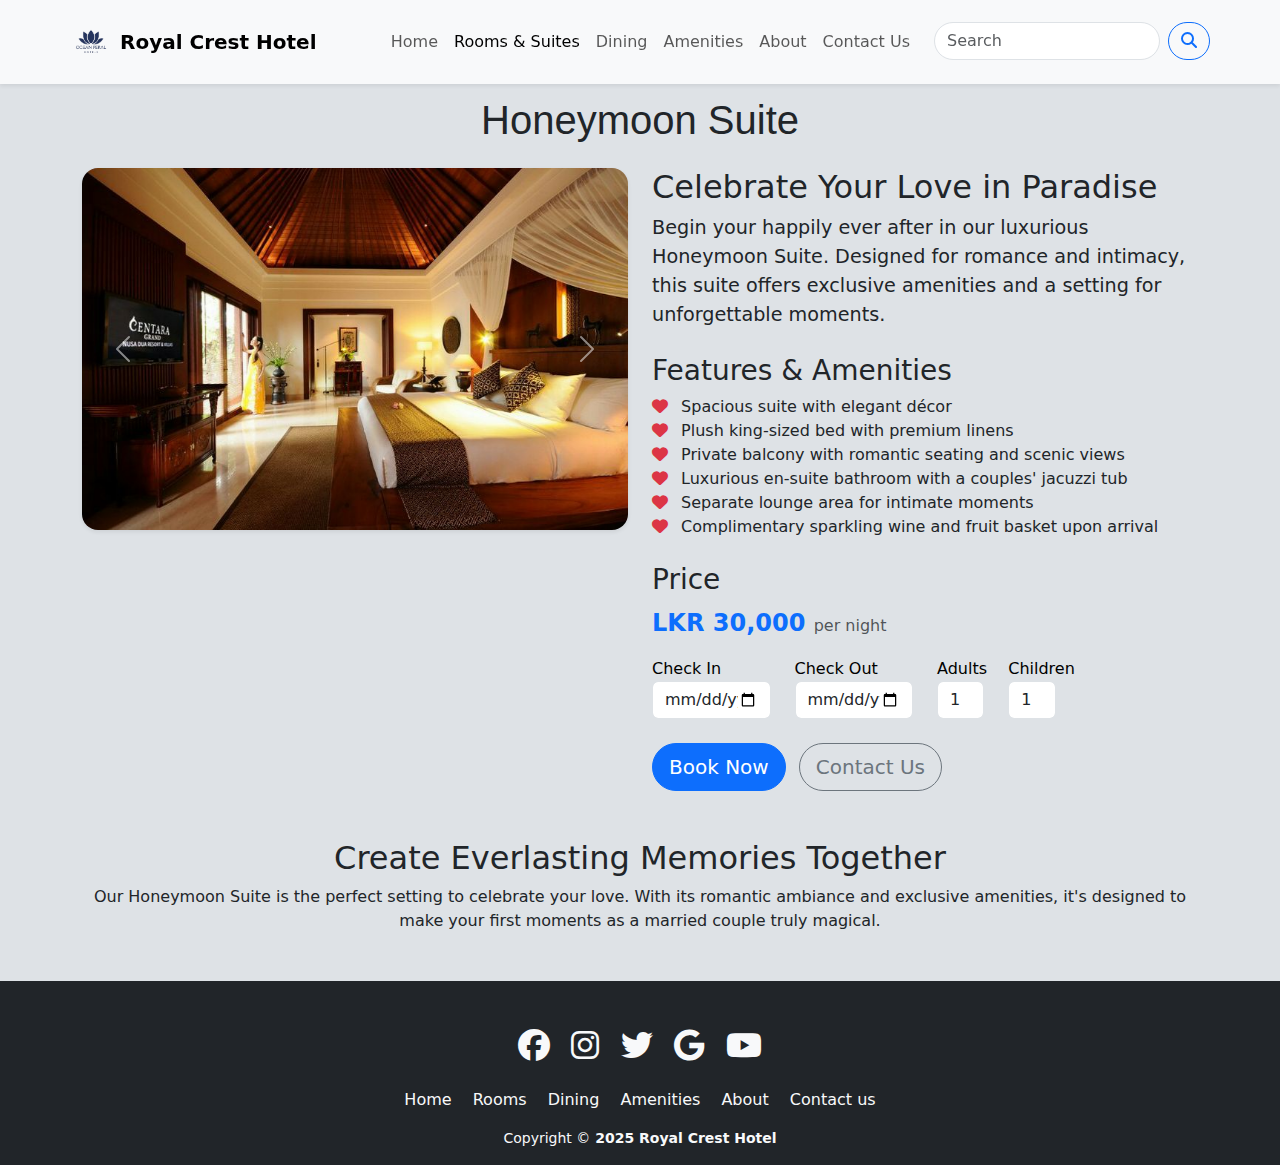
<file: pages/rooms/honeymoon-suite.html>
<!DOCTYPE html>
<html lang="en">
<head>
    <meta charset="UTF-8">
    <meta name="viewport" content="width=device-width, initial-scale=1.0">
    <title>Honeymoon Suite - Royal Crest Hotel</title>
    <link rel="icon" href="/assets/Logo 2.png" />
    <link rel="stylesheet" href="https://cdnjs.cloudflare.com/ajax/libs/font-awesome/6.5.0/css/all.min.css" />
    <link
        href="https://cdn.jsdelivr.net/npm/bootstrap@5.3.3/dist/css/bootstrap.min.css"
        rel="stylesheet"
        integrity="sha384-QWTKZyjpPEjISv5WaRU9OFeRpok6YctnYmDr5pNlyT2bRjXh0JMhjY6hW+ALEwIH"
        crossorigin="anonymous"
    >
    <link rel="stylesheet" href="/css/style.css">
</head>
<body>
    <header class="bg-light shadow-sm fixed-top">
        <nav class="navbar navbar-expand-lg container py-3">
            <a class="navbar-brand d-flex align-items-center" href="/">
                <img src="/assets/Logo 1.png" alt="Royal Crest Hotel Logo" width="42" height="42" class="d-inline-block align-text-top me-2">
                <strong>Royal Crest Hotel</strong>
            </a>
            <button class="navbar-toggler" type="button" data-bs-toggle="collapse" data-bs-target="#navbarNav" aria-controls="navbarNav" aria-expanded="false" aria-label="Toggle navigation">
                <span class="navbar-toggler-icon"></span>
            </button>
            <div class="collapse navbar-collapse justify-content-end" id="navbarNav">
                <ul class="navbar-nav">
                    <li class="nav-item">
                        <a class="nav-link" href="/index.html#home">Home</a>
                    </li>
                    <li class="nav-item">
                        <a class="nav-link active" aria-current="page" href="/index.html#rooms">Rooms & Suites</a>
                    </li>
                    <li class="nav-item">
                        <a class="nav-link" href="/index.html#dining">Dining</a>
                    </li>
                    <li class="nav-item">
                        <a class="nav-link" href="/index.html#amenities">Amenities</a>
                    </li>
                    <li class="nav-item">
                        <a class="nav-link" href="/index.html#about">About</a>
                    </li>
                    <li class="nav-item">
                        <a class="nav-link" href="/index.html#contact">Contact Us</a>
                    </li>
                    <li class="nav-item">
                        <form class="d-flex ms-lg-3">
                            <input class="form-control me-2 rounded-pill" type="search" placeholder="Search" aria-label="Search">
                            <button class="btn btn-outline-primary rounded-pill" type="submit"><i class="fas fa-search"></i></button>
                        </form>
                    </li>
                </ul>
            </div>
        </nav>
    </header>

    <div class="container mt-5 pt-5">
        <h1 class="mb-4 heading-text text-center">Honeymoon Suite</h1>

        <div class="row">
            <div class="col-lg-6">
                <div id="roomCarousel" class="carousel slide" data-bs-ride="carousel">
                    <div class="carousel-inner rounded-4 shadow-sm">
                        <div class="carousel-item active">
                            <img src="/assets/Honeymoon Suite image 1.jpg" class="d-block w-100" alt="Honeymoon Suite Image 1">
                        </div>
                        <div class="carousel-item">
                            <img src="/assets/Honeymoon Suite image 2.jpg" class="d-block w-100" alt="Honeymoon Suite Image 2">
                        </div>
                        <div class="carousel-item">
                            <img src="/assets/Honeymoon Suite image 3.jpg" class="d-block w-100" alt="Honeymoon Suite Image 3">
                        </div>
                        <div class="carousel-item">
                            <img src="/assets/Honeymoon Suite image 4.jpg" class="d-block w-100" alt="Honeymoon Suite Image 4">
                        </div>
                    </div>
                    <button class="carousel-control-prev" type="button" data-bs-target="#roomCarousel" data-bs-slide="prev">
                        <span class="carousel-control-prev-icon" aria-hidden="true"></span>
                        <span class="visually-hidden">Previous</span>
                    </button>
                    <button class="carousel-control-next" type="button" data-bs-target="#roomCarousel" data-bs-slide="next">
                        <span class="carousel-control-next-icon" aria-hidden="true"></span>
                        <span class="visually-hidden">Next</span>
                    </button>
                </div>
            </div>
            <div class="col-lg-6">
                <h2 class="sub-heading-text">Celebrate Your Love in Paradise</h2>
                <p class="lead">Begin your happily ever after in our luxurious Honeymoon Suite. Designed for romance and intimacy, this suite offers exclusive amenities and a setting for unforgettable moments.</p>

                <h3 class="sub-heading-text mt-4">Features & Amenities</h3>
                <ul class="list-unstyled">
                    <li><i class="fas fa-heart text-danger me-2"></i> Spacious suite with elegant décor</li>
                    <li><i class="fas fa-heart text-danger me-2"></i> Plush king-sized bed with premium linens</li>
                    <li><i class="fas fa-heart text-danger me-2"></i> Private balcony with romantic seating and scenic views</li>
                    <li><i class="fas fa-heart text-danger me-2"></i> Luxurious en-suite bathroom with a couples' jacuzzi tub</li>
                    <li><i class="fas fa-heart text-danger me-2"></i> Separate lounge area for intimate moments</li>
                    <li><i class="fas fa-heart text-danger me-2"></i> Complimentary sparkling wine and fruit basket upon arrival</li>
                </ul>

                <h3 class="sub-heading-text mt-4">Price</h3>
                <p class="fs-4 fw-bold text-primary">LKR 30,000 <span class="fs-6 fw-normal text-muted">per night</span></p>


                <div class="row check-availabilty" id="next">
                    <div class="block-32" data-aos="fade-up" data-aos-offset="-200">
        
                    <form action="#">
                        <div class="row">
                        <div class="col-md-6 mb-3 mb-lg-0 col-lg-3">
                            <label for="checkin_date" class="font-weight-bold text-black">Check In</label>
                            <div class="field-icon-wrap">
                            <div class="icon"><span class="icon-calendar"></span></div>
                            <input type="date" id="checkin_date" class="form-control">
                            </div>
                        </div>
                        <div class="col-md-6 mb-3 mb-lg-0 col-lg-3">
                            <label for="checkout_date" class="font-weight-bold text-black">Check Out</label>
                            <div class="field-icon-wrap">
                            <div class="icon"><span class="icon-calendar"></span></div>
                            <input type="date" id="checkout_date" class="form-control">
                            </div>
                        </div>
                        <div class="col-md-6 mb-3 mb-md-0 col-lg-3">
                            <div class="row">
                            <div class="col-md-6 mb-3 mb-md-0">
                                <label for="adults" class="font-weight-bold text-black">Adults</label>
                                <div class="field-icon-wrap">
                                <div class="icon"><span class="ion-ios-arrow-down"></span></div>
                                <select name="" id="adults" class="form-control">
                                    <option value="">1</option>
                                    <option value="">2</option>
                                    <option value="">3</option>
                                    <option value="">4</option>
                                    <option value="">5</option>
                                    <option value="">6</option>
                                    <option value="">7</option>
                                    <option value="">8</option>
                                    <option value="">9</option>
                                    <option value="">10</option>
                                </select>
                                </div>
                            </div>
                            <div class="col-md-6 mb-3 mb-md-0">
                                <label for="children" class="font-weight-bold text-black">Children</label>
                                <div class="field-icon-wrap">
                                <div class="icon"><span class="ion-ios-arrow-down"></span></div>
                                <select name="" id="children" class="form-control">
                                    <option value="">1</option>
                                    <option value="">2</option>
                                    <option value="">3</option>
                                    <option value="">4</option>
                                    <option value="">5</option>
                                    <option value="">6</option>
                                    <option value="">7</option>
                                    <option value="">8</option>
                                    <option value="">9</option>
                                    <option value="">10</option>
                                </select>
                                </div>
                            </div>
                            </div>
                        </div>
                        </div>
                    </form>
                    </div>
                </div>

                <div class="mt-4">
                    <a href="#" class="btn btn-primary btn-lg rounded-pill">Book Now</a>
                    <a href="/index.html#contact" class="btn btn-outline-secondary btn-lg rounded-pill ms-2">Contact Us</a>
                </div>
            </div>
        </div>

        <div class="mt-5">
            <h2 class="sub-heading-text text-center">Create Everlasting Memories Together</h2>
            <p class="text-center">Our Honeymoon Suite is the perfect setting to celebrate your love. With its romantic ambiance and exclusive amenities, it's designed to make your first moments as a married couple truly magical.</p>
        </div>
    </div>

    <footer class="bg-dark text-light pt-5 pb-3 mt-5">
        <div class="container text-center">
            <div class="mb-4">
                <a href="#" class="text-light mx-2" aria-label="Facebook"><i class="fab fa-facebook fa-2x"></i></a>
                <a href="#" class="text-light mx-2" aria-label="Instagram"><i class="fab fa-instagram fa-2x"></i></a>
                <a href="#" class="text-light mx-2" aria-label="Twitter"><i class="fab fa-twitter fa-2x"></i></a>
                <a href="#" class="text-light mx-2" aria-label="Google"><i class="fab fa-google fa-2x"></i></a>
                <a href="#" class="text-light mx-2" aria-label="YouTube"><i class="fab fa-youtube fa-2x"></i></a>
            </div>
            <div class="mb-3">
                <a href="/index.html#home" class="text-light mx-2" style="text-decoration: none;">Home</a>
                <a href="/index.html#rooms" class="text-light mx-2" style="text-decoration: none;">Rooms</a>
                <a href="/index.html#dining" class="text-light mx-2" style="text-decoration: none;">Dining</a>
                <a href="/index.html#amenities" class="text-light mx-2" style="text-decoration: none;">Amenities</a>
                <a href="/index.html#about" class="text-light mx-2" style="text-decoration: none;">About</a>
                <a href="/index.html#contact" class="text-light mx-2" style="text-decoration: none;">Contact us</a>
            </div>
            <div>
                <p class="mb-0 small">Copyright &copy;<strong> 2025 Royal Crest Hotel</strong></p>
            </div>
        </div>
    </footer>

    <script
        src="https://cdn.jsdelivr.net/npm/bootstrap@5.3.3/dist/js/bootstrap.bundle.min.js"
        integrity="sha384-YvpcrYf0tY3lHB60NNkmXc5s9fDVZLESaAA55NDzOxhy9GkcIdslK1eN7N6jIeHz"
        crossorigin="anonymous"
    ></script>
</body>
</html>
</file>
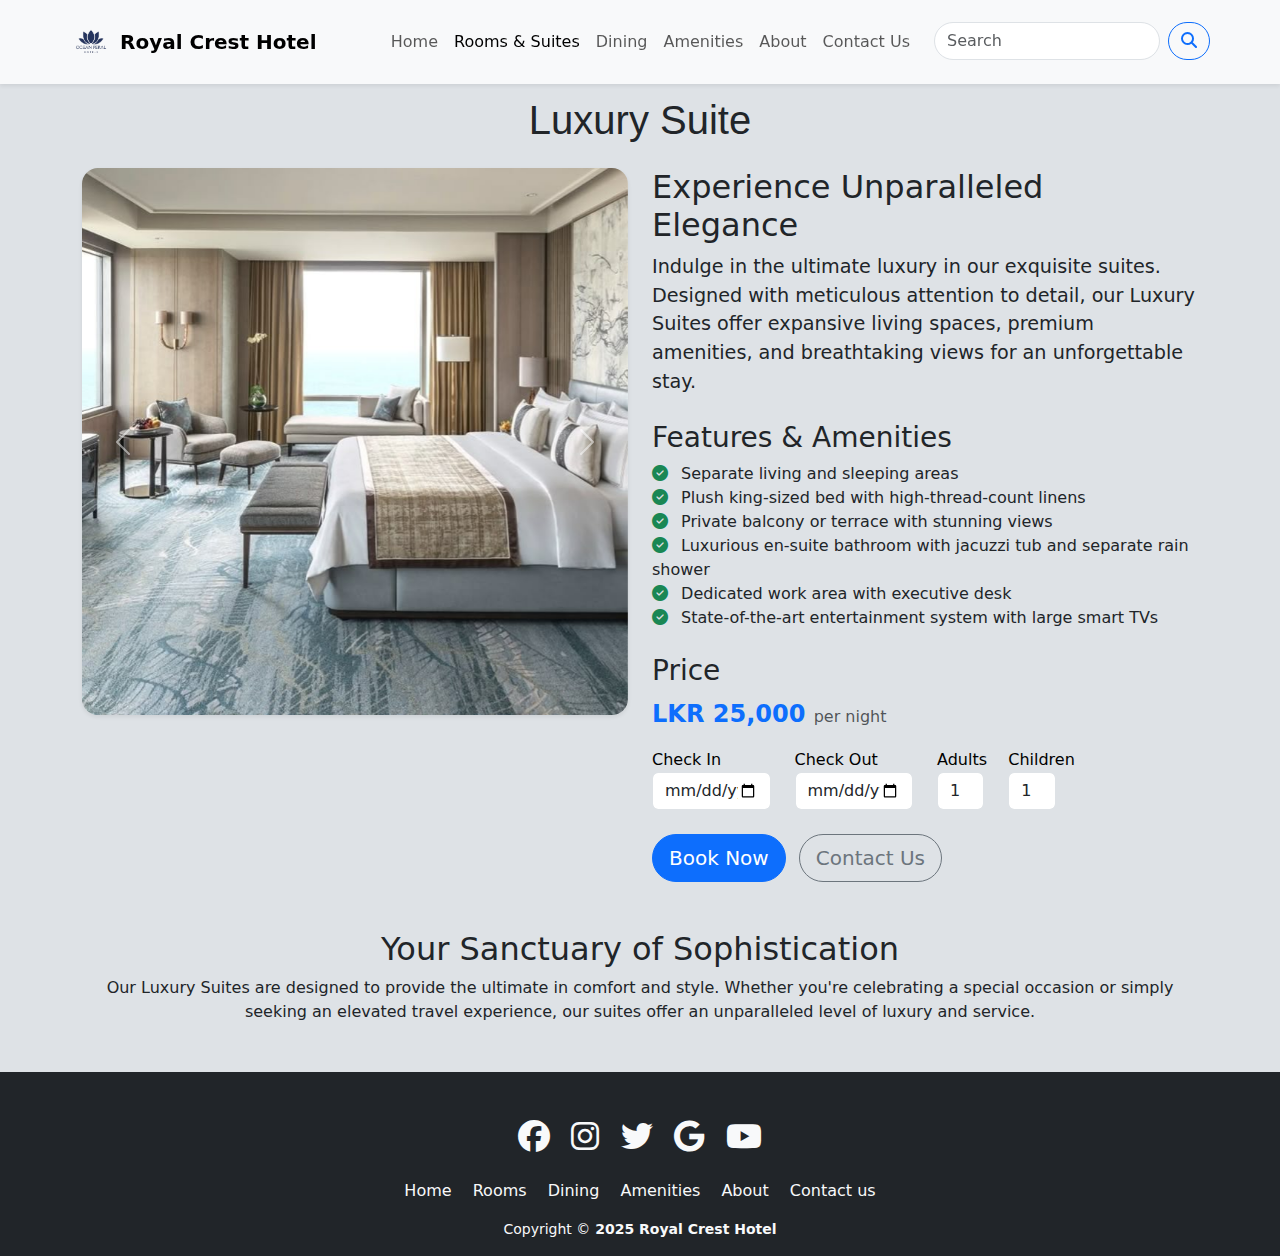
<file: pages/rooms/luxury-suite.html>
<!DOCTYPE html>
<html lang="en">
<head>
    <meta charset="UTF-8">
    <meta name="viewport" content="width=device-width, initial-scale=1.0">
    <title>Luxury Suite - Royal Crest Hotel</title>
    <link rel="icon" href="/assets/Logo 2.png" />
    <link rel="stylesheet" href="https://cdnjs.cloudflare.com/ajax/libs/font-awesome/6.5.0/css/all.min.css" />
    <link
        href="https://cdn.jsdelivr.net/npm/bootstrap@5.3.3/dist/css/bootstrap.min.css"
        rel="stylesheet"
        integrity="sha384-QWTKZyjpPEjISv5WaRU9OFeRpok6YctnYmDr5pNlyT2bRjXh0JMhjY6hW+ALEwIH"
        crossorigin="anonymous"
    >
    <link rel="stylesheet" href="/css/style.css">
</head>
<body>
    <header class="bg-light shadow-sm fixed-top">
        <nav class="navbar navbar-expand-lg container py-3">
            <a class="navbar-brand d-flex align-items-center" href="/">
                <img src="/assets/Logo 1.png" alt="Royal Crest Hotel Logo" width="42" height="42" class="d-inline-block align-text-top me-2">
                <strong>Royal Crest Hotel</strong>
            </a>
            <button class="navbar-toggler" type="button" data-bs-toggle="collapse" data-bs-target="#navbarNav" aria-controls="navbarNav" aria-expanded="false" aria-label="Toggle navigation">
                <span class="navbar-toggler-icon"></span>
            </button>
            <div class="collapse navbar-collapse justify-content-end" id="navbarNav">
                <ul class="navbar-nav">
                    <li class="nav-item">
                        <a class="nav-link" href="/index.html#home">Home</a>
                    </li>
                    <li class="nav-item">
                        <a class="nav-link active" aria-current="page" href="/index.html#rooms">Rooms & Suites</a>
                    </li>
                    <li class="nav-item">
                        <a class="nav-link" href="/index.html#dining">Dining</a>
                    </li>
                    <li class="nav-item">
                        <a class="nav-link" href="/index.html#amenities">Amenities</a>
                    </li>
                    <li class="nav-item">
                        <a class="nav-link" href="/index.html#about">About</a>
                    </li>
                    <li class="nav-item">
                        <a class="nav-link" href="/index.html#contact">Contact Us</a>
                    </li>
                    <li class="nav-item">
                        <form class="d-flex ms-lg-3">
                            <input class="form-control me-2 rounded-pill" type="search" placeholder="Search" aria-label="Search">
                            <button class="btn btn-outline-primary rounded-pill" type="submit"><i class="fas fa-search"></i></button>
                        </form>
                    </li>
                </ul>
            </div>
        </nav>
    </header>

    <div class="container mt-5 pt-5">
        <h1 class="mb-4 heading-text text-center">Luxury Suite</h1>

        <div class="row">
            <div class="col-lg-6">
                <div id="roomCarousel" class="carousel slide" data-bs-ride="carousel">
                    <div class="carousel-inner rounded-4 shadow-sm">
                        <div class="carousel-item active">
                            <img src="/assets/luxery suites image 1.jpg" class="d-block w-100" alt="Luxury Suite Image 1">
                        </div>
                        <div class="carousel-item">
                            <img src="/assets/luxery suites image 2.jpg" class="d-block w-100" alt="Luxury Suite Image 2">
                        </div>
                        <div class="carousel-item">
                            <img src="/assets/luxery suites image 3.jpg" class="d-block w-100" alt="Luxury Suite Image 3">
                        </div>
                        <div class="carousel-item">
                            <img src="/assets/luxery suites image 4.jpg" class="d-block w-100" alt="Luxury Suite Image 4">
                        </div>
                    </div>
                    <button class="carousel-control-prev" type="button" data-bs-target="#roomCarousel" data-bs-slide="prev">
                        <span class="carousel-control-prev-icon" aria-hidden="true"></span>
                        <span class="visually-hidden">Previous</span>
                    </button>
                    <button class="carousel-control-next" type="button" data-bs-target="#roomCarousel" data-bs-slide="next">
                        <span class="carousel-control-next-icon" aria-hidden="true"></span>
                        <span class="visually-hidden">Next</span>
                    </button>
                </div>
            </div>
            <div class="col-lg-6">
                <h2 class="sub-heading-text">Experience Unparalleled Elegance</h2>
                <p class="lead">Indulge in the ultimate luxury in our exquisite suites. Designed with meticulous attention to detail, our Luxury Suites offer expansive living spaces, premium amenities, and breathtaking views for an unforgettable stay.</p>

                <h3 class="sub-heading-text mt-4">Features & Amenities</h3>
                <ul class="list-unstyled">
                    <li><i class="fas fa-check-circle text-success me-2"></i> Separate living and sleeping areas</li>
                    <li><i class="fas fa-check-circle text-success me-2"></i> Plush king-sized bed with high-thread-count linens</li>
                    <li><i class="fas fa-check-circle text-success me-2"></i> Private balcony or terrace with stunning views</li>
                    <li><i class="fas fa-check-circle text-success me-2"></i> Luxurious en-suite bathroom with jacuzzi tub and separate rain shower</li>
                    <li><i class="fas fa-check-circle text-success me-2"></i> Dedicated work area with executive desk</li>
                    <li><i class="fas fa-check-circle text-success me-2"></i> State-of-the-art entertainment system with large smart TVs</li>
                </ul>

                <h3 class="sub-heading-text mt-4">Price</h3>
                <p class="fs-4 fw-bold text-primary">LKR 25,000 <span class="fs-6 fw-normal text-muted">per night</span></p>


                <div class="row check-availabilty" id="next">
                    <div class="block-32" data-aos="fade-up" data-aos-offset="-200">
        
                    <form action="#">
                        <div class="row">
                        <div class="col-md-6 mb-3 mb-lg-0 col-lg-3">
                            <label for="checkin_date" class="font-weight-bold text-black">Check In</label>
                            <div class="field-icon-wrap">
                            <div class="icon"><span class="icon-calendar"></span></div>
                            <input type="date" id="checkin_date" class="form-control">
                            </div>
                        </div>
                        <div class="col-md-6 mb-3 mb-lg-0 col-lg-3">
                            <label for="checkout_date" class="font-weight-bold text-black">Check Out</label>
                            <div class="field-icon-wrap">
                            <div class="icon"><span class="icon-calendar"></span></div>
                            <input type="date" id="checkout_date" class="form-control">
                            </div>
                        </div>
                        <div class="col-md-6 mb-3 mb-md-0 col-lg-3">
                            <div class="row">
                            <div class="col-md-6 mb-3 mb-md-0">
                                <label for="adults" class="font-weight-bold text-black">Adults</label>
                                <div class="field-icon-wrap">
                                <div class="icon"><span class="ion-ios-arrow-down"></span></div>
                                <select name="" id="adults" class="form-control">
                                    <option value="">1</option>
                                    <option value="">2</option>
                                    <option value="">3</option>
                                    <option value="">4</option>
                                    <option value="">5</option>
                                    <option value="">6</option>
                                    <option value="">7</option>
                                    <option value="">8</option>
                                    <option value="">9</option>
                                    <option value="">10</option>
                                </select>
                                </div>
                            </div>
                            <div class="col-md-6 mb-3 mb-md-0">
                                <label for="children" class="font-weight-bold text-black">Children</label>
                                <div class="field-icon-wrap">
                                <div class="icon"><span class="ion-ios-arrow-down"></span></div>
                                <select name="" id="children" class="form-control">
                                    <option value="">1</option>
                                    <option value="">2</option>
                                    <option value="">3</option>
                                    <option value="">4</option>
                                    <option value="">5</option>
                                    <option value="">6</option>
                                    <option value="">7</option>
                                    <option value="">8</option>
                                    <option value="">9</option>
                                    <option value="">10</option>
                                </select>
                                </div>
                            </div>
                            </div>
                        </div>
                        </div>
                    </form>
                    </div>
                </div>

                <div class="mt-4">
                    <a href="#" class="btn btn-primary btn-lg rounded-pill">Book Now</a>
                    <a href="/index.html#contact" class="btn btn-outline-secondary btn-lg rounded-pill ms-2">Contact Us</a>
                </div>
            </div>
        </div>

        <div class="mt-5">
            <h2 class="sub-heading-text text-center">Your Sanctuary of Sophistication</h2>
            <p class="text-center">Our Luxury Suites are designed to provide the ultimate in comfort and style. Whether you're celebrating a special occasion or simply seeking an elevated travel experience, our suites offer an unparalleled level of luxury and service.</p>
        </div>
    </div>

    <footer class="bg-dark text-light pt-5 pb-3 mt-5">
        <div class="container text-center">
            <div class="mb-4">
                <a href="#" class="text-light mx-2" aria-label="Facebook"><i class="fab fa-facebook fa-2x"></i></a>
                <a href="#" class="text-light mx-2" aria-label="Instagram"><i class="fab fa-instagram fa-2x"></i></a>
                <a href="#" class="text-light mx-2" aria-label="Twitter"><i class="fab fa-twitter fa-2x"></i></a>
                <a href="#" class="text-light mx-2" aria-label="Google"><i class="fab fa-google fa-2x"></i></a>
                <a href="#" class="text-light mx-2" aria-label="YouTube"><i class="fab fa-youtube fa-2x"></i></a>
            </div>
            <div class="mb-3">
                <a href="/index.html#home" class="text-light mx-2" style="text-decoration: none;">Home</a>
                <a href="/index.html#rooms" class="text-light mx-2" style="text-decoration: none;">Rooms</a>
                <a href="/index.html#dining" class="text-light mx-2" style="text-decoration: none;">Dining</a>
                <a href="/index.html#amenities" class="text-light mx-2" style="text-decoration: none;">Amenities</a>
                <a href="/index.html#about" class="text-light mx-2" style="text-decoration: none;">About</a>
                <a href="/index.html#contact" class="text-light mx-2" style="text-decoration: none;">Contact us</a>
            </div>
            <div>
                <p class="mb-0 small">Copyright &copy;<strong> 2025 Royal Crest Hotel</strong></p>
            </div>
        </div>
    </footer>

    <script
        src="https://cdn.jsdelivr.net/npm/bootstrap@5.3.3/dist/js/bootstrap.bundle.min.js"
        integrity="sha384-YvpcrYf0tY3lHB60NNkmXc5s9fDVZLESaAA55NDzOxhy9GkcIdslK1eN7N6jIeHz"
        crossorigin="anonymous"
    ></script>
</body>
</html>
</file>
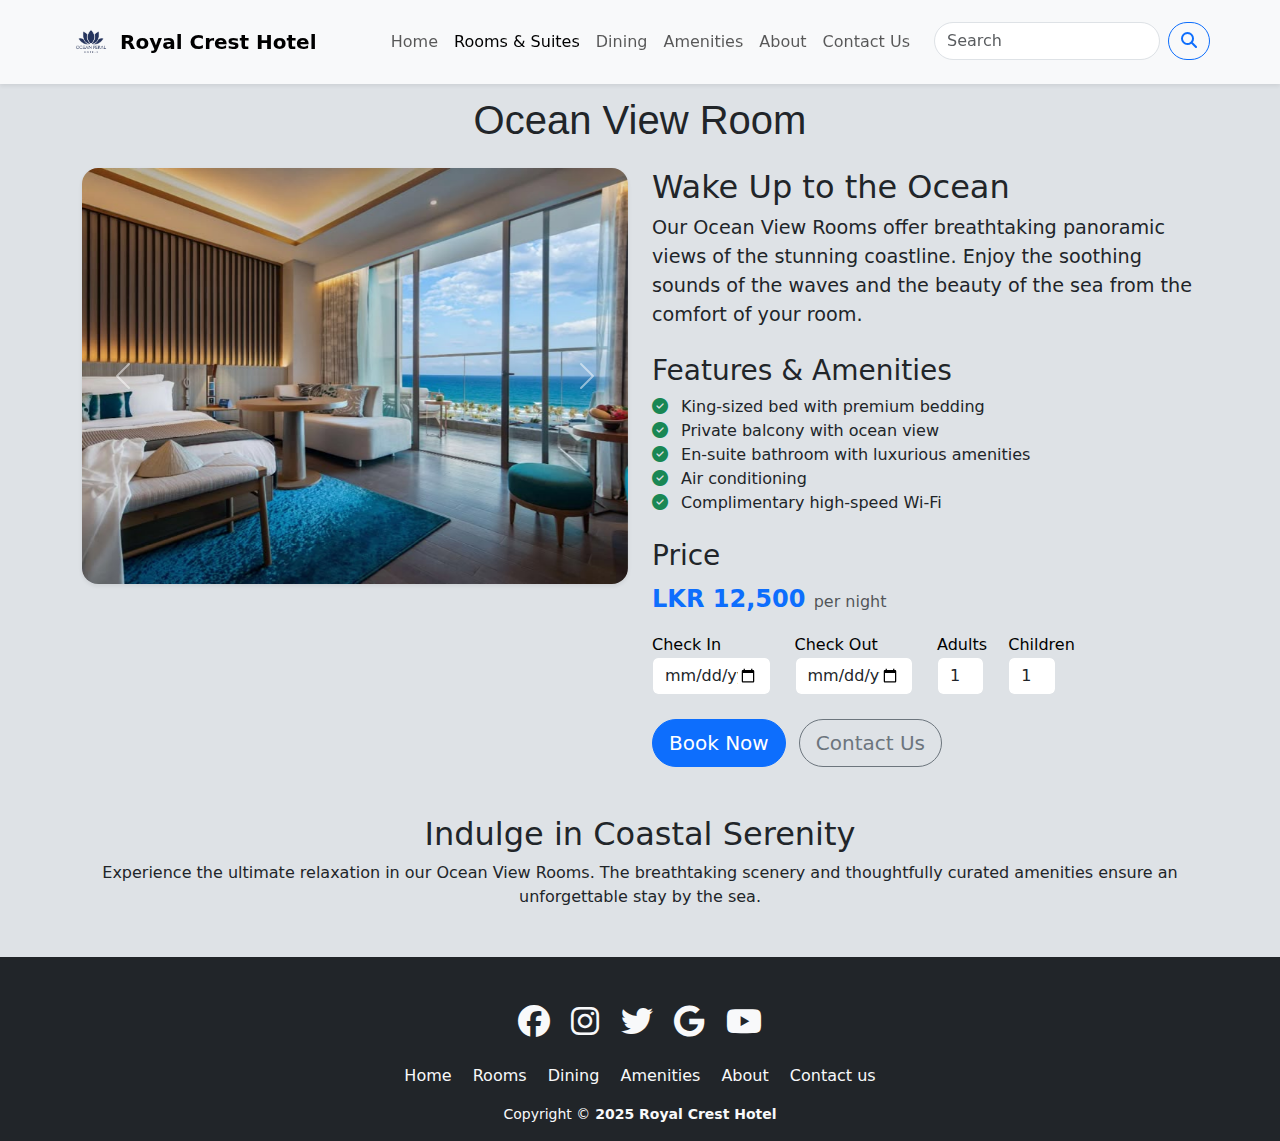
<file: pages/rooms/ocean-view-room.html>
<!DOCTYPE html>
<html lang="en">
<head>
    <meta charset="UTF-8">
    <meta name="viewport" content="width=device-width, initial-scale=1.0">
    <title>Ocean View Room - Royal Crest Hotel</title>
    <link rel="icon" href="/assets/Logo 2.png" />
    <link rel="stylesheet" href="https://cdnjs.cloudflare.com/ajax/libs/font-awesome/6.5.0/css/all.min.css" />
    <link
        href="https://cdn.jsdelivr.net/npm/bootstrap@5.3.3/dist/css/bootstrap.min.css"
        rel="stylesheet"
        integrity="sha384-QWTKZyjpPEjISv5WaRU9OFeRpok6YctnYmDr5pNlyT2bRjXh0JMhjY6hW+ALEwIH"
        crossorigin="anonymous"
    >
    <link rel="stylesheet" href="/css/style.css">
</head>
<body>
    <header class="bg-light shadow-sm fixed-top">
        <nav class="navbar navbar-expand-lg container py-3">
            <a class="navbar-brand d-flex align-items-center" href="/">
                <img src="/assets/Logo 1.png" alt="Royal Crest Hotel Logo" width="42" height="42" class="d-inline-block align-text-top me-2">
                <strong>Royal Crest Hotel</strong>
            </a>
            <button class="navbar-toggler" type="button" data-bs-toggle="collapse" data-bs-target="#navbarNav" aria-controls="navbarNav" aria-expanded="false" aria-label="Toggle navigation">
                <span class="navbar-toggler-icon"></span>
            </button>
            <div class="collapse navbar-collapse justify-content-end" id="navbarNav">
                <ul class="navbar-nav">
                    <li class="nav-item">
                        <a class="nav-link" href="/index.html#home">Home</a>
                    </li>
                    <li class="nav-item">
                        <a class="nav-link active" aria-current="page" href="/index.html#rooms">Rooms & Suites</a>
                    </li>
                    <li class="nav-item">
                        <a class="nav-link" href="/index.html#dining">Dining</a>
                    </li>
                    <li class="nav-item">
                        <a class="nav-link" href="/index.html#amenities">Amenities</a>
                    </li>
                    <li class="nav-item">
                        <a class="nav-link" href="/index.html#about">About</a>
                    </li>
                    <li class="nav-item">
                        <a class="nav-link" href="/index.html#contact">Contact Us</a>
                    </li>
                    <li class="nav-item">
                        <form class="d-flex ms-lg-3">
                            <input class="form-control me-2 rounded-pill" type="search" placeholder="Search" aria-label="Search">
                            <button class="btn btn-outline-primary rounded-pill" type="submit"><i class="fas fa-search"></i></button>
                        </form>
                    </li>
                </ul>
            </div>
        </nav>
    </header>

    <div class="container mt-5 pt-5">
        <h1 class="mb-4 heading-text text-center">Ocean View Room</h1>

        <div class="row">
            <div class="col-lg-6">
                <div id="roomCarousel" class="carousel slide" data-bs-ride="carousel">
                    <div class="carousel-inner rounded-4 shadow-sm">
                        <div class="carousel-item active">
                            <img src="/assets/ocean view room imge 1.jpg" class="d-block w-100" alt="Ocean View Room Image 1">
                        </div>
                        <div class="carousel-item">
                            <img src="/assets/ocean view room imge 2.jpg" class="d-block w-100" alt="Ocean View Room Image 2">
                        </div>
                        <div class="carousel-item">
                            <img src="/assets/ocean view room imge 3.jpg" class="d-block w-100" alt="Ocean View Room Image 3">
                        </div>
                        <div class="carousel-item">
                            <img src="/assets/ocean view room imge 4.jpg" class="d-block w-100" alt="Ocean View Room Image 4">
                        </div>
                    </div>
                    <button class="carousel-control-prev" type="button" data-bs-target="#roomCarousel" data-bs-slide="prev">
                        <span class="carousel-control-prev-icon" aria-hidden="true"></span>
                        <span class="visually-hidden">Previous</span>
                    </button>
                    <button class="carousel-control-next" type="button" data-bs-target="#roomCarousel" data-bs-slide="next">
                        <span class="carousel-control-next-icon" aria-hidden="true"></span>
                        <span class="visually-hidden">Next</span>
                    </button>
                </div>
            </div>
            <div class="col-lg-6">
                <h2 class="sub-heading-text">Wake Up to the Ocean</h2>
                <p class="lead">Our Ocean View Rooms offer breathtaking panoramic views of the stunning coastline. Enjoy the soothing sounds of the waves and the beauty of the sea from the comfort of your room.</p>

                <h3 class="sub-heading-text mt-4">Features & Amenities</h3>
                <ul class="list-unstyled">
                    <li><i class="fas fa-check-circle text-success me-2"></i> King-sized bed with premium bedding</li>
                    <li><i class="fas fa-check-circle text-success me-2"></i> Private balcony with ocean view</li>
                    <li><i class="fas fa-check-circle text-success me-2"></i> En-suite bathroom with luxurious amenities</li>
                    <li><i class="fas fa-check-circle text-success me-2"></i> Air conditioning</li>
                    <li><i class="fas fa-check-circle text-success me-2"></i> Complimentary high-speed Wi-Fi</li>
                </ul>

                <h3 class="sub-heading-text mt-4">Price</h3>
                <p class="fs-4 fw-bold text-primary">LKR 12,500 <span class="fs-6 fw-normal text-muted">per night</span></p>


                <div class="row check-availabilty" id="next">
                    <div class="block-32" data-aos="fade-up" data-aos-offset="-200">
        
                    <form action="#">
                        <div class="row">
                        <div class="col-md-6 mb-3 mb-lg-0 col-lg-3">
                            <label for="checkin_date" class="font-weight-bold text-black">Check In</label>
                            <div class="field-icon-wrap">
                            <div class="icon"><span class="icon-calendar"></span></div>
                            <input type="date" id="checkin_date" class="form-control">
                            </div>
                        </div>
                        <div class="col-md-6 mb-3 mb-lg-0 col-lg-3">
                            <label for="checkout_date" class="font-weight-bold text-black">Check Out</label>
                            <div class="field-icon-wrap">
                            <div class="icon"><span class="icon-calendar"></span></div>
                            <input type="date" id="checkout_date" class="form-control">
                            </div>
                        </div>
                        <div class="col-md-6 mb-3 mb-md-0 col-lg-3">
                            <div class="row">
                            <div class="col-md-6 mb-3 mb-md-0">
                                <label for="adults" class="font-weight-bold text-black">Adults</label>
                                <div class="field-icon-wrap">
                                <div class="icon"><span class="ion-ios-arrow-down"></span></div>
                                <select name="" id="adults" class="form-control">
                                    <option value="">1</option>
                                    <option value="">2</option>
                                    <option value="">3</option>
                                    <option value="">4</option>
                                    <option value="">5</option>
                                    <option value="">6</option>
                                    <option value="">7</option>
                                    <option value="">8</option>
                                    <option value="">9</option>
                                    <option value="">10</option>
                                </select>
                                </div>
                            </div>
                            <div class="col-md-6 mb-3 mb-md-0">
                                <label for="children" class="font-weight-bold text-black">Children</label>
                                <div class="field-icon-wrap">
                                <div class="icon"><span class="ion-ios-arrow-down"></span></div>
                                <select name="" id="children" class="form-control">
                                    <option value="">1</option>
                                    <option value="">2</option>
                                    <option value="">3</option>
                                    <option value="">4</option>
                                    <option value="">5</option>
                                    <option value="">6</option>
                                    <option value="">7</option>
                                    <option value="">8</option>
                                    <option value="">9</option>
                                    <option value="">10</option>
                                </select>
                                </div>
                            </div>
                            </div>
                        </div>
                        </div>
                    </form>
                    </div>
                </div>

                <div class="mt-4">
                    <a href="#" class="btn btn-primary btn-lg rounded-pill">Book Now</a>
                    <a href="/index.html#contact" class="btn btn-outline-secondary btn-lg rounded-pill ms-2">Contact Us</a>
                </div>
            </div>
        </div>

        <div class="mt-5">
            <h2 class="sub-heading-text text-center">Indulge in Coastal Serenity</h2>
            <p class="text-center">Experience the ultimate relaxation in our Ocean View Rooms. The breathtaking scenery and thoughtfully curated amenities ensure an unforgettable stay by the sea.</p>
        </div>
    </div>

    <footer class="bg-dark text-light pt-5 pb-3 mt-5">
        <div class="container text-center">
            <div class="mb-4">
                <a href="#" class="text-light mx-2" aria-label="Facebook"><i class="fab fa-facebook fa-2x"></i></a>
                <a href="#" class="text-light mx-2" aria-label="Instagram"><i class="fab fa-instagram fa-2x"></i></a>
                <a href="#" class="text-light mx-2" aria-label="Twitter"><i class="fab fa-twitter fa-2x"></i></a>
                <a href="#" class="text-light mx-2" aria-label="Google"><i class="fab fa-google fa-2x"></i></a>
                <a href="#" class="text-light mx-2" aria-label="YouTube"><i class="fab fa-youtube fa-2x"></i></a>
            </div>
            <div class="mb-3">
                <a href="/index.html#home" class="text-light mx-2" style="text-decoration: none;">Home</a>
                <a href="/index.html#rooms" class="text-light mx-2" style="text-decoration: none;">Rooms</a>
                <a href="/index.html#dining" class="text-light mx-2" style="text-decoration: none;">Dining</a>
                <a href="/index.html#amenities" class="text-light mx-2" style="text-decoration: none;">Amenities</a>
                <a href="/index.html#about" class="text-light mx-2" style="text-decoration: none;">About</a>
                <a href="/index.html#contact" class="text-light mx-2" style="text-decoration: none;">Contact us</a>
            </div>
            <div>
                <p class="mb-0 small">Copyright &copy;<strong> 2025 Royal Crest Hotel</strong></p>
            </div>
        </div>
    </footer>

    <script
        src="https://cdn.jsdelivr.net/npm/bootstrap@5.3.3/dist/js/bootstrap.bundle.min.js"
        integrity="sha384-YvpcrYf0tY3lHB60NNkmXc5s9fDVZLESaAA55NDzOxhy9GkcIdslK1eN7N6jIeHz"
        crossorigin="anonymous"
    ></script>
</body>
</html>
</file>
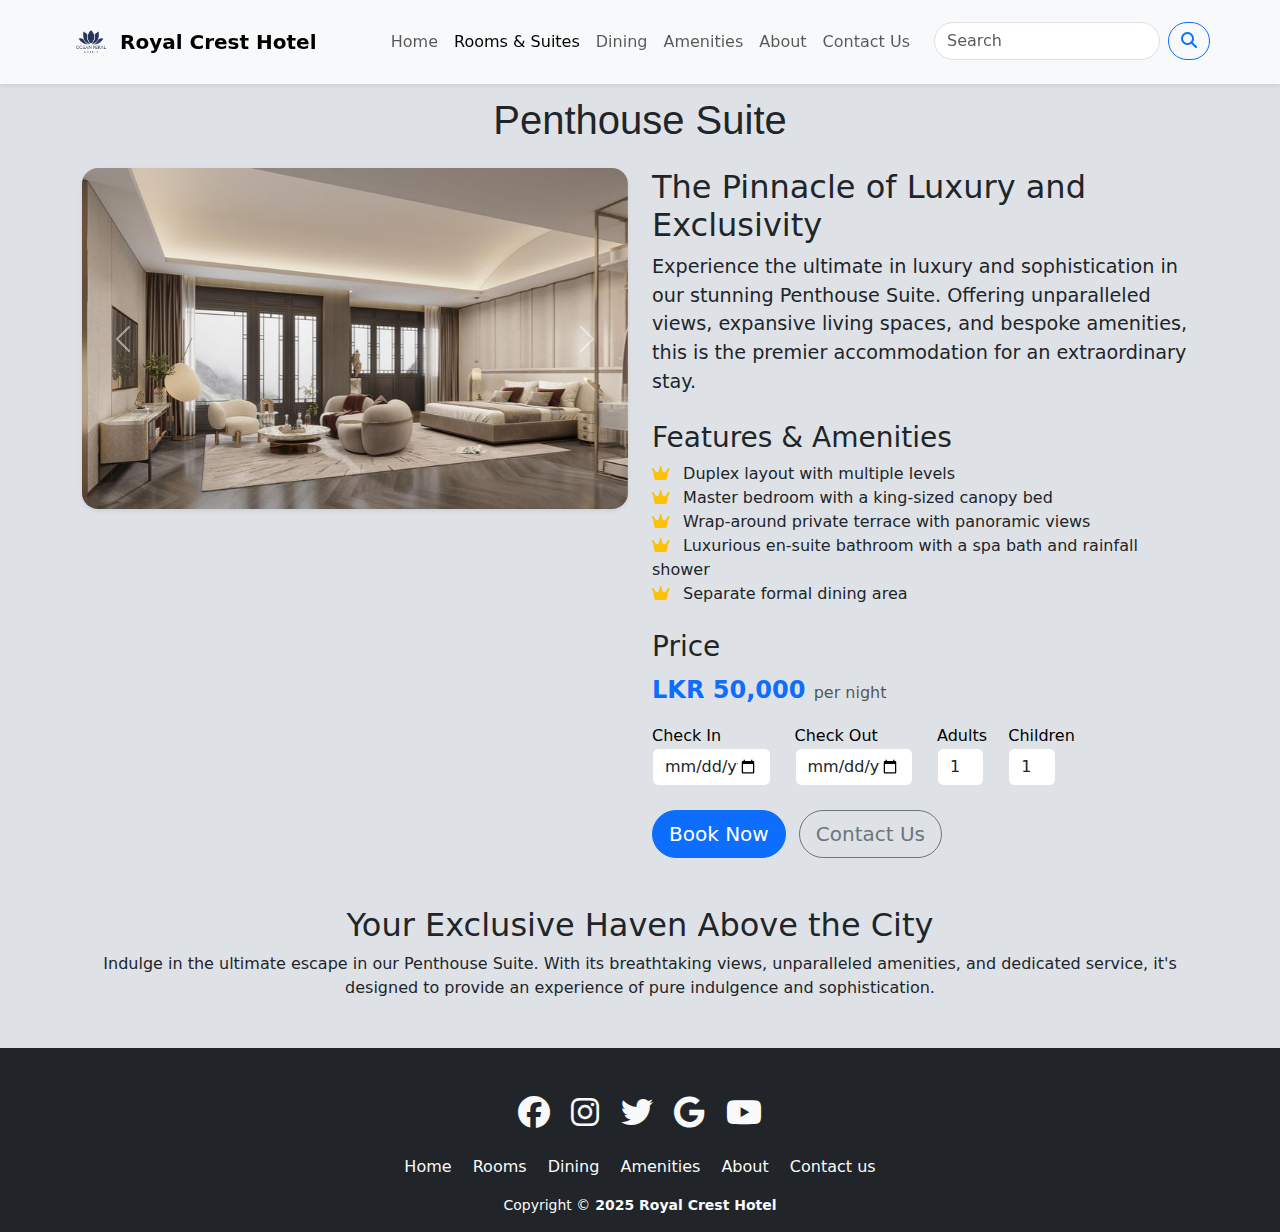
<file: pages/rooms/penthouse-suite.html>
<!DOCTYPE html>
<html lang="en">
<head>
    <meta charset="UTF-8">
    <meta name="viewport" content="width=device-width, initial-scale=1.0">
    <title>Penthouse Suite - Royal Crest Hotel</title>
    <link rel="icon" href="/assets/Logo 2.png" />
    <link rel="stylesheet" href="https://cdnjs.cloudflare.com/ajax/libs/font-awesome/6.5.0/css/all.min.css" />
    <link
        href="https://cdn.jsdelivr.net/npm/bootstrap@5.3.3/dist/css/bootstrap.min.css"
        rel="stylesheet"
        integrity="sha384-QWTKZyjpPEjISv5WaRU9OFeRpok6YctnYmDr5pNlyT2bRjXh0JMhjY6hW+ALEwIH"
        crossorigin="anonymous"
    >
    <link rel="stylesheet" href="/css/style.css">
</head>
<body>
    <header class="bg-light shadow-sm fixed-top">
        <nav class="navbar navbar-expand-lg container py-3">
            <a class="navbar-brand d-flex align-items-center" href="/">
                <img src="/assets/Logo 1.png" alt="Royal Crest Hotel Logo" width="42" height="42" class="d-inline-block align-text-top me-2">
                <strong>Royal Crest Hotel</strong>
            </a>
            <button class="navbar-toggler" type="button" data-bs-toggle="collapse" data-bs-target="#navbarNav" aria-controls="navbarNav" aria-expanded="false" aria-label="Toggle navigation">
                <span class="navbar-toggler-icon"></span>
            </button>
            <div class="collapse navbar-collapse justify-content-end" id="navbarNav">
                <ul class="navbar-nav">
                    <li class="nav-item">
                        <a class="nav-link" href="/index.html#home">Home</a>
                    </li>
                    <li class="nav-item">
                        <a class="nav-link active" aria-current="page" href="/index.html#rooms">Rooms & Suites</a>
                    </li>
                    <li class="nav-item">
                        <a class="nav-link" href="/index.html#dining">Dining</a>
                    </li>
                    <li class="nav-item">
                        <a class="nav-link" href="/index.html#amenities">Amenities</a>
                    </li>
                    <li class="nav-item">
                        <a class="nav-link" href="/index.html#about">About</a>
                    </li>
                    <li class="nav-item">
                        <a class="nav-link" href="/index.html#contact">Contact Us</a>
                    </li>
                    <li class="nav-item">
                        <form class="d-flex ms-lg-3">
                            <input class="form-control me-2 rounded-pill" type="search" placeholder="Search" aria-label="Search">
                            <button class="btn btn-outline-primary rounded-pill" type="submit"><i class="fas fa-search"></i></button>
                        </form>
                    </li>
                </ul>
            </div>
        </nav>
    </header>

    <div class="container mt-5 pt-5">
        <h1 class="mb-4 heading-text text-center">Penthouse Suite</h1>

        <div class="row">
            <div class="col-lg-6">
                <div id="roomCarousel" class="carousel slide" data-bs-ride="carousel">
                    <div class="carousel-inner rounded-4 shadow-sm">
                        <div class="carousel-item active">
                            <img src="/assets/Penthouse Suite image 1.jpg" class="d-block w-100" alt="Penthouse Suite Image 1">
                        </div>
                        <div class="carousel-item">
                            <img src="/assets/Penthouse Suite image 2.jpg" class="d-block w-100" alt="Penthouse Suite Image 2">
                        </div>
                        <div class="carousel-item">
                            <img src="/assets/Penthouse Suite image 3.jpg" class="d-block w-100" alt="Penthouse Suite Image 3">
                        </div>
                        <div class="carousel-item">
                            <img src="/assets/Penthouse Suite image 4.jpg" class="d-block w-100" alt="Penthouse Suite Image 4">
                        </div>
                    </div>
                    <button class="carousel-control-prev" type="button" data-bs-target="#roomCarousel" data-bs-slide="prev">
                        <span class="carousel-control-prev-icon" aria-hidden="true"></span>
                        <span class="visually-hidden">Previous</span>
                    </button>
                    <button class="carousel-control-next" type="button" data-bs-target="#roomCarousel" data-bs-slide="next">
                        <span class="carousel-control-next-icon" aria-hidden="true"></span>
                        <span class="visually-hidden">Next</span>
                    </button>
                </div>
            </div>
            <div class="col-lg-6">
                <h2 class="sub-heading-text">The Pinnacle of Luxury and Exclusivity</h2>
                <p class="lead">Experience the ultimate in luxury and sophistication in our stunning Penthouse Suite. Offering unparalleled views, expansive living spaces, and bespoke amenities, this is the premier accommodation for an extraordinary stay.</p>

                <h3 class="sub-heading-text mt-4">Features & Amenities</h3>
                <ul class="list-unstyled">
                    <li><i class="fas fa-crown text-warning me-2"></i> Duplex layout with multiple levels</li>
                    <li><i class="fas fa-crown text-warning me-2"></i> Master bedroom with a king-sized canopy bed</li>
                    <li><i class="fas fa-crown text-warning me-2"></i> Wrap-around private terrace with panoramic views</li>
                    <li><i class="fas fa-crown text-warning me-2"></i> Luxurious en-suite bathroom with a spa bath and rainfall shower</li>
                    <li><i class="fas fa-crown text-warning me-2"></i> Separate formal dining area</li>
                </ul>

                <h3 class="sub-heading-text mt-4">Price</h3>
                <p class="fs-4 fw-bold text-primary">LKR 50,000 <span class="fs-6 fw-normal text-muted">per night</span></p>

                <div class="row check-availabilty" id="next">
                    <div class="block-32" data-aos="fade-up" data-aos-offset="-200">
        
                    <form action="#">
                        <div class="row">
                        <div class="col-md-6 mb-3 mb-lg-0 col-lg-3">
                            <label for="checkin_date" class="font-weight-bold text-black">Check In</label>
                            <div class="field-icon-wrap">
                            <div class="icon"><span class="icon-calendar"></span></div>
                            <input type="date" id="checkin_date" class="form-control">
                            </div>
                        </div>
                        <div class="col-md-6 mb-3 mb-lg-0 col-lg-3">
                            <label for="checkout_date" class="font-weight-bold text-black">Check Out</label>
                            <div class="field-icon-wrap">
                            <div class="icon"><span class="icon-calendar"></span></div>
                            <input type="date" id="checkout_date" class="form-control">
                            </div>
                        </div>
                        <div class="col-md-6 mb-3 mb-md-0 col-lg-3">
                            <div class="row">
                            <div class="col-md-6 mb-3 mb-md-0">
                                <label for="adults" class="font-weight-bold text-black">Adults</label>
                                <div class="field-icon-wrap">
                                <div class="icon"><span class="ion-ios-arrow-down"></span></div>
                                <select name="" id="adults" class="form-control">
                                    <option value="">1</option>
                                    <option value="">2</option>
                                    <option value="">3</option>
                                    <option value="">4</option>
                                    <option value="">5</option>
                                    <option value="">6</option>
                                    <option value="">7</option>
                                    <option value="">8</option>
                                    <option value="">9</option>
                                    <option value="">10</option>
                                </select>
                                </div>
                            </div>
                            <div class="col-md-6 mb-3 mb-md-0">
                                <label for="children" class="font-weight-bold text-black">Children</label>
                                <div class="field-icon-wrap">
                                <div class="icon"><span class="ion-ios-arrow-down"></span></div>
                                <select name="" id="children" class="form-control">
                                    <option value="">1</option>
                                    <option value="">2</option>
                                    <option value="">3</option>
                                    <option value="">4</option>
                                    <option value="">5</option>
                                    <option value="">6</option>
                                    <option value="">7</option>
                                    <option value="">8</option>
                                    <option value="">9</option>
                                    <option value="">10</option>
                                </select>
                                </div>
                            </div>
                            </div>
                        </div>
                        </div>
                    </form>
                    </div>
                </div>

                <div class="mt-4">
                    <a href="#" class="btn btn-primary btn-lg rounded-pill">Book Now</a>
                    <a href="/index.html#contact" class="btn btn-outline-secondary btn-lg rounded-pill ms-2">Contact Us</a>
                </div>
            </div>
        </div>

        <div class="mt-5">
            <h2 class="sub-heading-text text-center">Your Exclusive Haven Above the City</h2>
            <p class="text-center">Indulge in the ultimate escape in our Penthouse Suite. With its breathtaking views, unparalleled amenities, and dedicated service, it's designed to provide an experience of pure indulgence and sophistication.</p>
        </div>
    </div>

    <footer class="bg-dark text-light pt-5 pb-3 mt-5">
        <div class="container text-center">
            <div class="mb-4">
                <a href="#" class="text-light mx-2" aria-label="Facebook"><i class="fab fa-facebook fa-2x"></i></a>
                <a href="#" class="text-light mx-2" aria-label="Instagram"><i class="fab fa-instagram fa-2x"></i></a>
                <a href="#" class="text-light mx-2" aria-label="Twitter"><i class="fab fa-twitter fa-2x"></i></a>
                <a href="#" class="text-light mx-2" aria-label="Google"><i class="fab fa-google fa-2x"></i></a>
                <a href="#" class="text-light mx-2" aria-label="YouTube"><i class="fab fa-youtube fa-2x"></i></a>
            </div>
            <div class="mb-3">
                <a href="/index.html#home" class="text-light mx-2" style="text-decoration: none;">Home</a>
                <a href="/index.html#rooms" class="text-light mx-2" style="text-decoration: none;">Rooms</a>
                <a href="/index.html#dining" class="text-light mx-2" style="text-decoration: none;">Dining</a>
                <a href="/index.html#amenities" class="text-light mx-2" style="text-decoration: none;">Amenities</a>
                <a href="/index.html#about" class="text-light mx-2" style="text-decoration: none;">About</a>
                <a href="/index.html#contact" class="text-light mx-2" style="text-decoration: none;">Contact us</a>
            </div>
            <div>
                <p class="mb-0 small">Copyright &copy;<strong> 2025 Royal Crest Hotel</strong></p>
            </div>
        </div>
    </footer>

    <script
        src="https://cdn.jsdelivr.net/npm/bootstrap@5.3.3/dist/js/bootstrap.bundle.min.js"
        integrity="sha384-YvpcrYf0tY3lHB60NNkmXc5s9fDVZLESaAA55NDzOxhy9GkcIdslK1eN7N6jIeHz"
        crossorigin="anonymous"
    ></script>
</body>
</html>
</file>
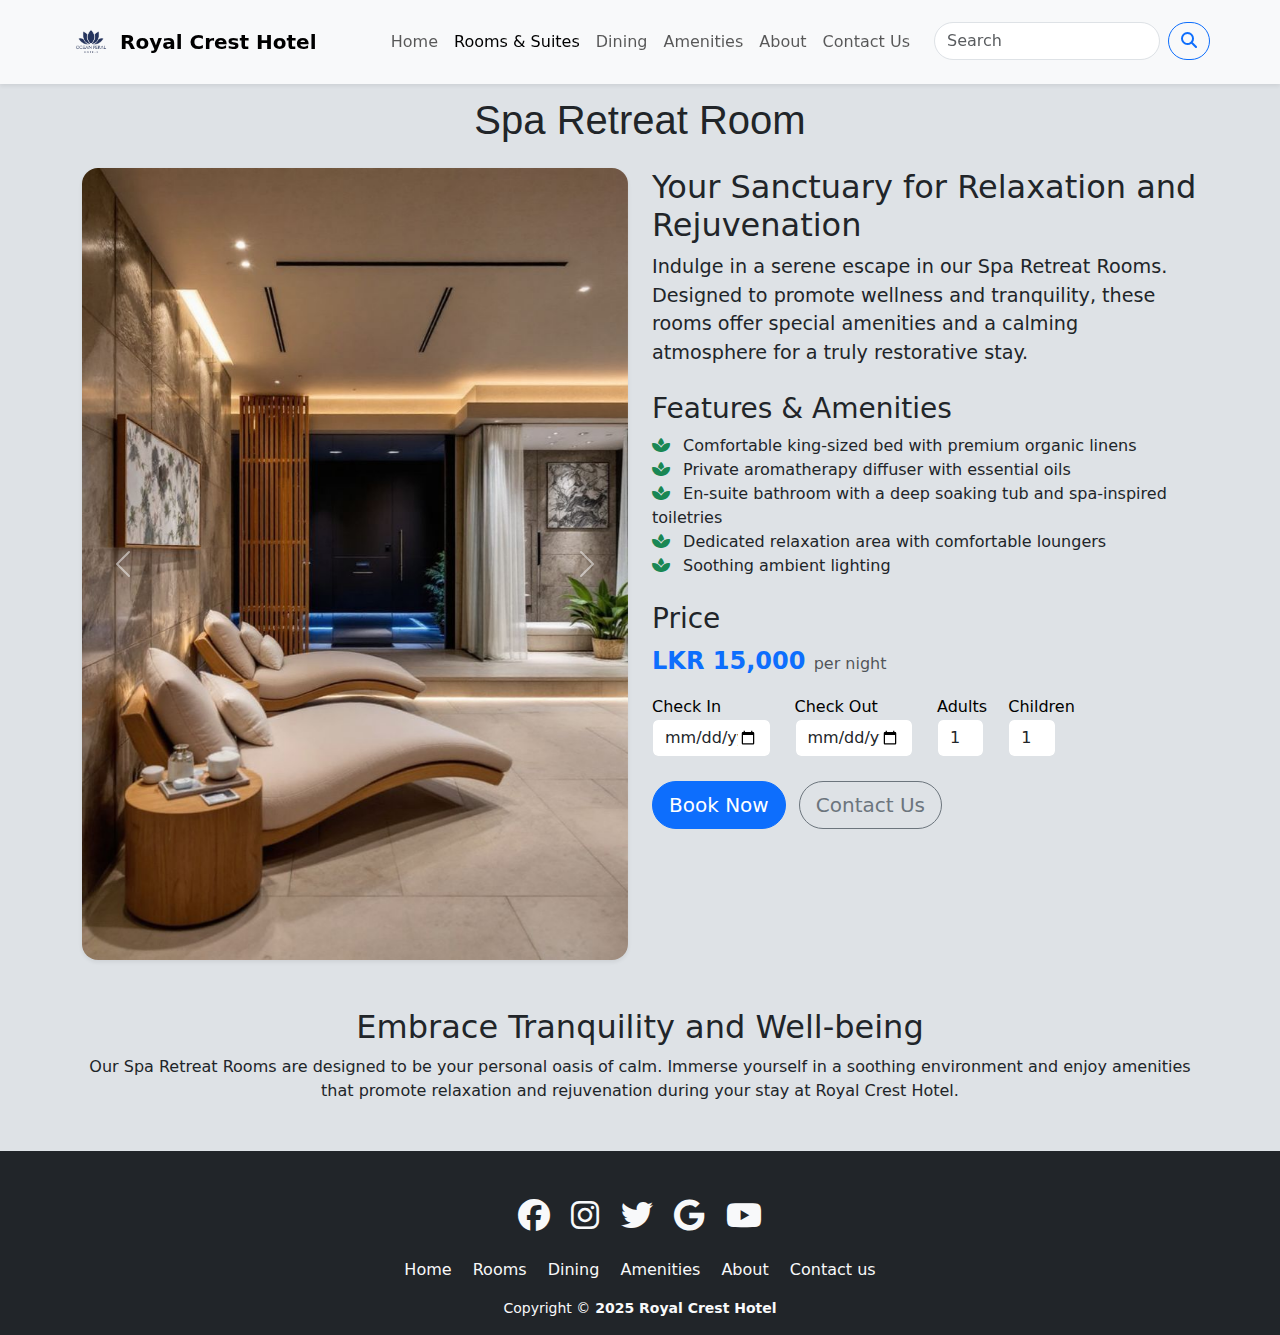
<file: pages/rooms/spa-room..html>
<!DOCTYPE html>
<html lang="en">
<head>
    <meta charset="UTF-8">
    <meta name="viewport" content="width=device-width, initial-scale=1.0">
    <title>Spa Retreat Room - Royal Crest Hotel</title>
    <link rel="icon" href="/assets/Logo 2.png" />
    <link rel="stylesheet" href="https://cdnjs.cloudflare.com/ajax/libs/font-awesome/6.5.0/css/all.min.css" />
    <link
        href="https://cdn.jsdelivr.net/npm/bootstrap@5.3.3/dist/css/bootstrap.min.css"
        rel="stylesheet"
        integrity="sha384-QWTKZyjpPEjISv5WaRU9OFeRpok6YctnYmDr5pNlyT2bRjXh0JMhjY6hW+ALEwIH"
        crossorigin="anonymous"
    >
    <link rel="stylesheet" href="/css/style.css">
</head>
<body>
    <header class="bg-light shadow-sm fixed-top">
        <nav class="navbar navbar-expand-lg container py-3">
            <a class="navbar-brand d-flex align-items-center" href="/">
                <img src="/assets/Logo 1.png" alt="Royal Crest Hotel Logo" width="42" height="42" class="d-inline-block align-text-top me-2">
                <strong>Royal Crest Hotel</strong>
            </a>
            <button class="navbar-toggler" type="button" data-bs-toggle="collapse" data-bs-target="#navbarNav" aria-controls="navbarNav" aria-expanded="false" aria-label="Toggle navigation">
                <span class="navbar-toggler-icon"></span>
            </button>
            <div class="collapse navbar-collapse justify-content-end" id="navbarNav">
                <ul class="navbar-nav">
                    <li class="nav-item">
                        <a class="nav-link" href="/index.html#home">Home</a>
                    </li>
                    <li class="nav-item">
                        <a class="nav-link active" aria-current="page" href="/index.html#rooms">Rooms & Suites</a>
                    </li>
                    <li class="nav-item">
                        <a class="nav-link" href="/index.html#dining">Dining</a>
                    </li>
                    <li class="nav-item">
                        <a class="nav-link" href="/index.html#amenities">Amenities</a>
                    </li>
                    <li class="nav-item">
                        <a class="nav-link" href="/index.html#about">About</a>
                    </li>
                    <li class="nav-item">
                        <a class="nav-link" href="/index.html#contact">Contact Us</a>
                    </li>
                    <li class="nav-item">
                        <form class="d-flex ms-lg-3">
                            <input class="form-control me-2 rounded-pill" type="search" placeholder="Search" aria-label="Search">
                            <button class="btn btn-outline-primary rounded-pill" type="submit"><i class="fas fa-search"></i></button>
                        </form>
                    </li>
                </ul>
            </div>
        </nav>
    </header>

    <div class="container mt-5 pt-5">
        <h1 class="mb-4 heading-text text-center">Spa Retreat Room</h1>

        <div class="row">
            <div class="col-lg-6">
                <div id="roomCarousel" class="carousel slide" data-bs-ride="carousel">
                    <div class="carousel-inner rounded-4 shadow-sm">
                        <div class="carousel-item active">
                            <img src="/assets/Spa Retreat Room image 1.jpg" class="d-block w-100" alt="Spa Retreat Room Image 1">
                        </div>
                        <div class="carousel-item">
                            <img src="/assets/Spa Retreat Room image 2.jpg" class="d-block w-100" alt="Spa Retreat Room Image 2">
                        </div>
                        <div class="carousel-item">
                            <img src="/assets/Spa Retreat Room image 3.jpg" class="d-block w-100" alt="Spa Retreat Room Image 3">
                        </div>
                        <div class="carousel-item">
                            <img src="/assets/Spa Retreat Room image 4.jpg" class="d-block w-100" alt="Spa Retreat Room Image 4">
                        </div>
                    </div>
                    <button class="carousel-control-prev" type="button" data-bs-target="#roomCarousel" data-bs-slide="prev">
                        <span class="carousel-control-prev-icon" aria-hidden="true"></span>
                        <span class="visually-hidden">Previous</span>
                    </button>
                    <button class="carousel-control-next" type="button" data-bs-target="#roomCarousel" data-bs-slide="next">
                        <span class="carousel-control-next-icon" aria-hidden="true"></span>
                        <span class="visually-hidden">Next</span>
                    </button>
                </div>
            </div>
            <div class="col-lg-6">
                <h2 class="sub-heading-text">Your Sanctuary for Relaxation and Rejuvenation</h2>
                <p class="lead">Indulge in a serene escape in our Spa Retreat Rooms. Designed to promote wellness and tranquility, these rooms offer special amenities and a calming atmosphere for a truly restorative stay.</p>

                <h3 class="sub-heading-text mt-4">Features & Amenities</h3>
                <ul class="list-unstyled">
                    <li><i class="fas fa-spa text-success me-2"></i> Comfortable king-sized bed with premium organic linens</li>
                    <li><i class="fas fa-spa text-success me-2"></i> Private aromatherapy diffuser with essential oils</li>
                    <li><i class="fas fa-spa text-success me-2"></i> En-suite bathroom with a deep soaking tub and spa-inspired toiletries</li>
                    <li><i class="fas fa-spa text-success me-2"></i> Dedicated relaxation area with comfortable loungers</li>
                    <li><i class="fas fa-spa text-success me-2"></i> Soothing ambient lighting</li>
                </ul>

                <h3 class="sub-heading-text mt-4">Price</h3>
                <p class="fs-4 fw-bold text-primary">LKR 15,000 <span class="fs-6 fw-normal text-muted">per night</span></p>

                <div class="row check-availabilty" id="next">
                    <div class="block-32" data-aos="fade-up" data-aos-offset="-200">
        
                    <form action="#">
                        <div class="row">
                        <div class="col-md-6 mb-3 mb-lg-0 col-lg-3">
                            <label for="checkin_date" class="font-weight-bold text-black">Check In</label>
                            <div class="field-icon-wrap">
                            <div class="icon"><span class="icon-calendar"></span></div>
                            <input type="date" id="checkin_date" class="form-control">
                            </div>
                        </div>
                        <div class="col-md-6 mb-3 mb-lg-0 col-lg-3">
                            <label for="checkout_date" class="font-weight-bold text-black">Check Out</label>
                            <div class="field-icon-wrap">
                            <div class="icon"><span class="icon-calendar"></span></div>
                            <input type="date" id="checkout_date" class="form-control">
                            </div>
                        </div>
                        <div class="col-md-6 mb-3 mb-md-0 col-lg-3">
                            <div class="row">
                            <div class="col-md-6 mb-3 mb-md-0">
                                <label for="adults" class="font-weight-bold text-black">Adults</label>
                                <div class="field-icon-wrap">
                                <div class="icon"><span class="ion-ios-arrow-down"></span></div>
                                <select name="" id="adults" class="form-control">
                                    <option value="">1</option>
                                    <option value="">2</option>
                                    <option value="">3</option>
                                    <option value="">4</option>
                                    <option value="">5</option>
                                    <option value="">6</option>
                                    <option value="">7</option>
                                    <option value="">8</option>
                                    <option value="">9</option>
                                    <option value="">10</option>
                                </select>
                                </div>
                            </div>
                            <div class="col-md-6 mb-3 mb-md-0">
                                <label for="children" class="font-weight-bold text-black">Children</label>
                                <div class="field-icon-wrap">
                                <div class="icon"><span class="ion-ios-arrow-down"></span></div>
                                <select name="" id="children" class="form-control">
                                    <option value="">1</option>
                                    <option value="">2</option>
                                    <option value="">3</option>
                                    <option value="">4</option>
                                    <option value="">5</option>
                                    <option value="">6</option>
                                    <option value="">7</option>
                                    <option value="">8</option>
                                    <option value="">9</option>
                                    <option value="">10</option>
                                </select>
                                </div>
                            </div>
                            </div>
                        </div>
                        </div>
                    </form>
                    </div>
                </div>

                <div class="mt-4">
                    <a href="#" class="btn btn-primary btn-lg rounded-pill">Book Now</a>
                    <a href="/index.html#contact" class="btn btn-outline-secondary btn-lg rounded-pill ms-2">Contact Us</a>
                </div>
            </div>
        </div>

        <div class="mt-5">
            <h2 class="sub-heading-text text-center">Embrace Tranquility and Well-being</h2>
            <p class="text-center">Our Spa Retreat Rooms are designed to be your personal oasis of calm. Immerse yourself in a soothing environment and enjoy amenities that promote relaxation and rejuvenation during your stay at Royal Crest Hotel.</p>
        </div>
    </div>

    <footer class="bg-dark text-light pt-5 pb-3 mt-5">
        <div class="container text-center">
            <div class="mb-4">
                <a href="#" class="text-light mx-2" aria-label="Facebook"><i class="fab fa-facebook fa-2x"></i></a>
                <a href="#" class="text-light mx-2" aria-label="Instagram"><i class="fab fa-instagram fa-2x"></i></a>
                <a href="#" class="text-light mx-2" aria-label="Twitter"><i class="fab fa-twitter fa-2x"></i></a>
                <a href="#" class="text-light mx-2" aria-label="Google"><i class="fab fa-google fa-2x"></i></a>
                <a href="#" class="text-light mx-2" aria-label="YouTube"><i class="fab fa-youtube fa-2x"></i></a>
            </div>
            <div class="mb-3">
                <a href="/index.html#home" class="text-light mx-2" style="text-decoration: none;">Home</a>
                <a href="/index.html#rooms" class="text-light mx-2" style="text-decoration: none;">Rooms</a>
                <a href="/index.html#dining" class="text-light mx-2" style="text-decoration: none;">Dining</a>
                <a href="/index.html#amenities" class="text-light mx-2" style="text-decoration: none;">Amenities</a>
                <a href="/index.html#about" class="text-light mx-2" style="text-decoration: none;">About</a>
                <a href="/index.html#contact" class="text-light mx-2" style="text-decoration: none;">Contact us</a>
            </div>
            <div>
                <p class="mb-0 small">Copyright &copy;<strong> 2025 Royal Crest Hotel</strong></p>
            </div>
        </div>
    </footer>

    <script
        src="https://cdn.jsdelivr.net/npm/bootstrap@5.3.3/dist/js/bootstrap.bundle.min.js"
        integrity="sha384-YvpcrYf0tY3lHB60NNkmXc5s9fDVZLESaAA55NDzOxhy9GkcIdslK1eN7N6jIeHz"
        crossorigin="anonymous"
    ></script>
</body>
</html>
</file>
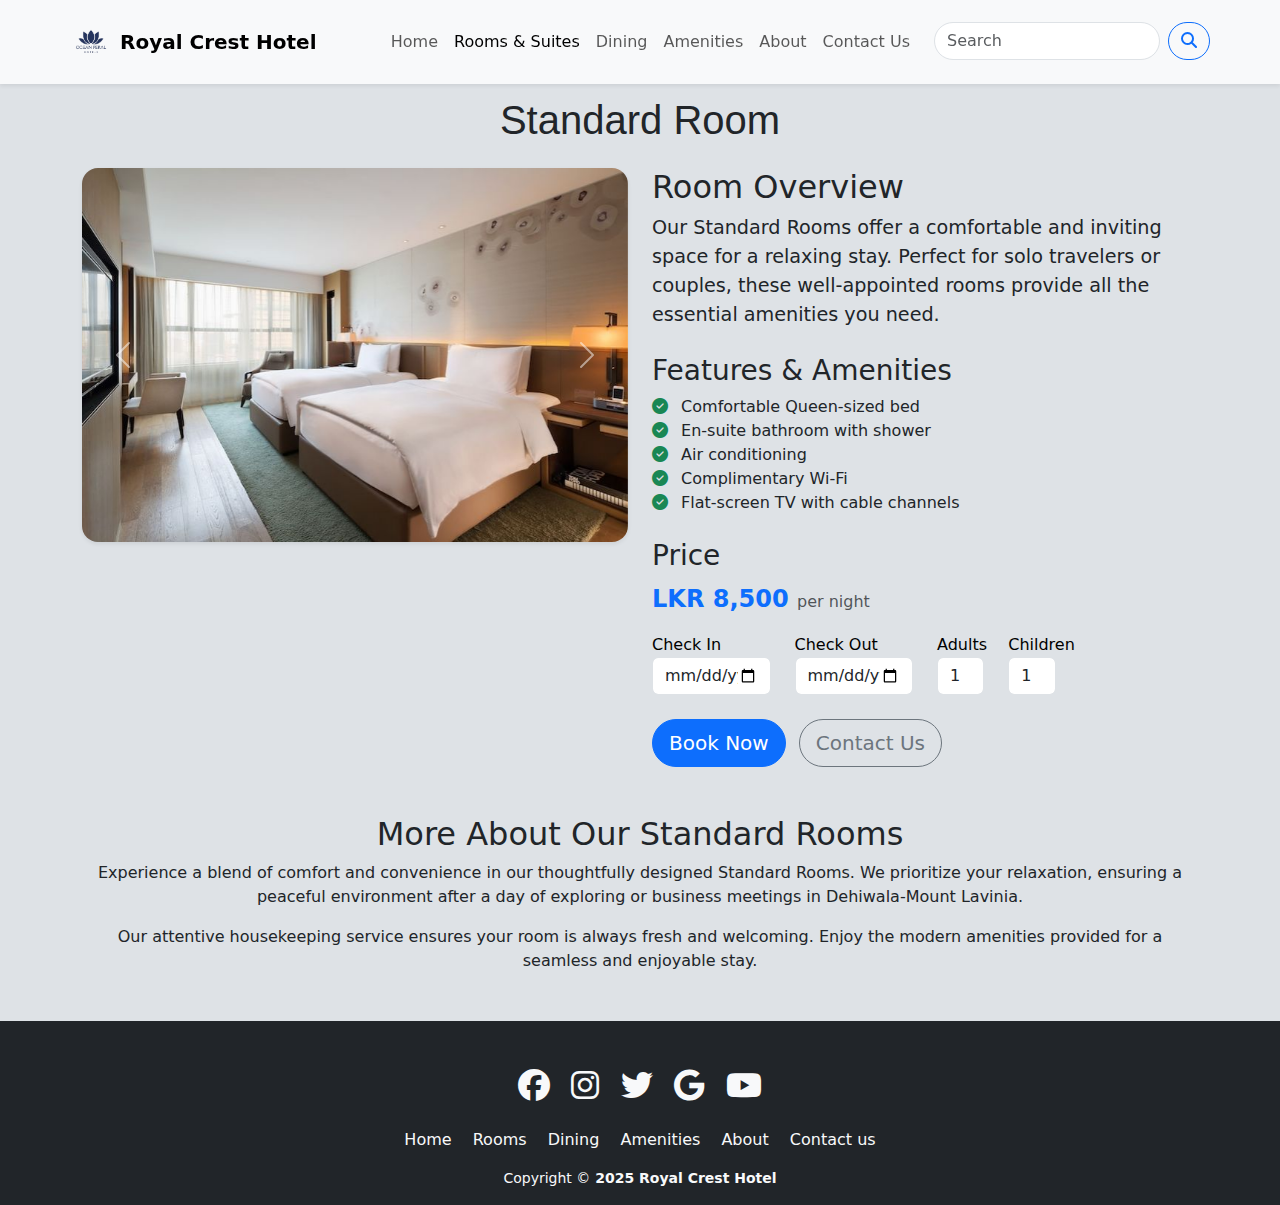
<file: pages/rooms/standard-room.html>
<!DOCTYPE html>
<html lang="en">
<head>
    <meta charset="UTF-8">
    <meta name="viewport" content="width=device-width, initial-scale=1.0">
    <title>Standard Room - Royal Crest Hotel</title>
    <link rel="icon" href="/assets/Logo 2.png" />
    <link rel="stylesheet" href="https://cdnjs.cloudflare.com/ajax/libs/font-awesome/6.5.0/css/all.min.css" />
    <link
        href="https://cdn.jsdelivr.net/npm/bootstrap@5.3.3/dist/css/bootstrap.min.css"
        rel="stylesheet"
        integrity="sha384-QWTKZyjpPEjISv5WaRU9OFeRpok6YctnYmDr5pNlyT2bRjXh0JMhjY6hW+ALEwIH"
        crossorigin="anonymous"
    >
    <link rel="stylesheet" href="/css/style.css">       
</head>
<body>
    <header class="bg-light shadow-sm fixed-top">
        <nav class="navbar navbar-expand-lg container py-3">
            <a class="navbar-brand d-flex align-items-center" href="/"> 
                <img src="/assets/Logo 1.png" alt="Royal Crest Hotel Logo" width="42" height="42" class="d-inline-block align-text-top me-2">
                <strong>Royal Crest Hotel</strong>
            </a>
            <button class="navbar-toggler" type="button" data-bs-toggle="collapse" data-bs-target="#navbarNav" aria-controls="navbarNav" aria-expanded="false" aria-label="Toggle navigation">
                <span class="navbar-toggler-icon"></span>
            </button>
            <div class="collapse navbar-collapse justify-content-end" id="navbarNav">
                <ul class="navbar-nav">
                    <li class="nav-item">
                        <a class="nav-link" href="/index.html#home">Home</a>
                    </li>
                    <li class="nav-item">
                        <a class="nav-link active" aria-current="page" href="/index.html#rooms">Rooms & Suites</a>
                    </li>
                    <li class="nav-item">
                        <a class="nav-link" href="/index.html#dining">Dining</a>
                    </li>
                    <li class="nav-item">
                        <a class="nav-link" href="/index.html#amenities">Amenities</a>
                    </li>
                    <li class="nav-item">
                        <a class="nav-link" href="/index.html#about">About</a>
                    </li>
                    <li class="nav-item">
                        <a class="nav-link" href="/index.html#contact">Contact Us</a>
                    </li>
                    <li class="nav-item">
                        <form class="d-flex ms-lg-3">
                            <input class="form-control me-2 rounded-pill" type="search" placeholder="Search" aria-label="Search">
                            <button class="btn btn-outline-primary rounded-pill" type="submit"><i class="fas fa-search"></i></button>
                        </form>
                    </li>
                </ul>
            </div>
        </nav>
    </header>

    <div class="container mt-5 pt-5">
        <h1 class="mb-4 heading-text text-center">Standard Room</h1>

        <div class="row">
            <div class="col-lg-6">
                <div id="roomCarousel" class="carousel slide" data-bs-ride="carousel">
                    <div class="carousel-inner rounded-4 shadow-sm">
                        <div class="carousel-item active">
                            <img src="/assets/standered hotel room picture 1.jpg" class="d-block w-100" alt="Standard Room Image 1">
                        </div>
                        <div class="carousel-item">
                            <img src="/assets/standered hotel room picture 2.jpg" class="d-block w-100" alt="Standard Room Image 2">
                        </div>
                        <div class="carousel-item">
                            <img src="/assets/standered hotel room picture 3.jpg" class="d-block w-100" alt="Standard Room Image 3">
                        </div>
                        <div class="carousel-item">
                            <img src="/assets/standered hotel room picture 4.jpg" class="d-block w-100" alt="Standard Room Image 4">
                        </div>
                    </div>
                    <button class="carousel-control-prev" type="button" data-bs-target="#roomCarousel" data-bs-slide="prev">
                        <span class="carousel-control-prev-icon" aria-hidden="true"></span>
                        <span class="visually-hidden">Previous</span>
                    </button>
                    <button class="carousel-control-next" type="button" data-bs-target="#roomCarousel" data-bs-slide="next">
                        <span class="carousel-control-next-icon" aria-hidden="true"></span>
                        <span class="visually-hidden">Next</span>
                    </button>
                </div>
            </div>
            <div class="col-lg-6">
                <h2 class="sub-heading-text">Room Overview</h2>
                <p class="lead">Our Standard Rooms offer a comfortable and inviting space for a relaxing stay. Perfect for solo travelers or couples, these well-appointed rooms provide all the essential amenities you need.</p>

                <h3 class="sub-heading-text mt-4">Features & Amenities</h3>
                <ul class="list-unstyled">
                    <li><i class="fas fa-check-circle text-success me-2"></i> Comfortable Queen-sized bed</li>
                    <li><i class="fas fa-check-circle text-success me-2"></i> En-suite bathroom with shower</li>
                    <li><i class="fas fa-check-circle text-success me-2"></i> Air conditioning</li>
                    <li><i class="fas fa-check-circle text-success me-2"></i> Complimentary Wi-Fi</li>
                    <li><i class="fas fa-check-circle text-success me-2"></i> Flat-screen TV with cable channels</li>
                </ul>

                <h3 class="sub-heading-text mt-4">Price</h3>
                <p class="fs-4 fw-bold text-primary">LKR 8,500 <span class="fs-6 fw-normal text-muted">per night</span></p>


                <div class="row check-availabilty" id="next">
                    <div class="block-32" data-aos="fade-up" data-aos-offset="-200">
        
                    <form action="#">
                        <div class="row">
                        <div class="col-md-6 mb-3 mb-lg-0 col-lg-3">
                            <label for="checkin_date" class="font-weight-bold text-black">Check In</label>
                            <div class="field-icon-wrap">
                            <div class="icon"><span class="icon-calendar"></span></div>
                            <input type="date" id="checkin_date" class="form-control">
                            </div>
                        </div>
                        <div class="col-md-6 mb-3 mb-lg-0 col-lg-3">
                            <label for="checkout_date" class="font-weight-bold text-black">Check Out</label>
                            <div class="field-icon-wrap">
                            <div class="icon"><span class="icon-calendar"></span></div>
                            <input type="date" id="checkout_date" class="form-control">
                            </div>
                        </div>
                        <div class="col-md-6 mb-3 mb-md-0 col-lg-3">
                            <div class="row">
                            <div class="col-md-6 mb-3 mb-md-0">
                                <label for="adults" class="font-weight-bold text-black">Adults</label>
                                <div class="field-icon-wrap">
                                <div class="icon"><span class="ion-ios-arrow-down"></span></div>
                                <select name="" id="adults" class="form-control">
                                    <option value="">1</option>
                                    <option value="">2</option>
                                    <option value="">3</option>
                                    <option value="">4</option>
                                    <option value="">5</option>
                                    <option value="">6</option>
                                    <option value="">7</option>
                                    <option value="">8</option>
                                    <option value="">9</option>
                                    <option value="">10</option>
                                </select>
                                </div>
                            </div>
                            <div class="col-md-6 mb-3 mb-md-0">
                                <label for="children" class="font-weight-bold text-black">Children</label>
                                <div class="field-icon-wrap">
                                <div class="icon"><span class="ion-ios-arrow-down"></span></div>
                                <select name="" id="children" class="form-control">
                                    <option value="">1</option>
                                    <option value="">2</option>
                                    <option value="">3</option>
                                    <option value="">4</option>
                                    <option value="">5</option>
                                    <option value="">6</option>
                                    <option value="">7</option>
                                    <option value="">8</option>
                                    <option value="">9</option>
                                    <option value="">10</option>
                                </select>
                                </div>
                            </div>
                            </div>
                        </div>
                        </div>
                    </form>
                    </div>
                </div>

                <div class="mt-4">
                    <a href="#" class="btn btn-primary btn-lg rounded-pill" id="btnBook">Book Now</a>
                    <a href="/index.html#contact" class="btn btn-outline-secondary btn-lg rounded-pill ms-2">Contact Us</a>
                </div>
            </div>
        </div>

        <div class="mt-5">
            <h2 class="sub-heading-text text-center">More About Our Standard Rooms</h2>
            <p class="text-center">Experience a blend of comfort and convenience in our thoughtfully designed Standard Rooms. We prioritize your relaxation, ensuring a peaceful environment after a day of exploring or business meetings in Dehiwala-Mount Lavinia.</p>
            <p class="text-center">Our attentive housekeeping service ensures your room is always fresh and welcoming. Enjoy the modern amenities provided for a seamless and enjoyable stay.</p>
        </div>
    </div>

    <footer class="bg-dark text-light pt-5 pb-3 mt-5">
        <div class="container text-center">
            <div class="mb-4">
                <a href="#" class="text-light mx-2" aria-label="Facebook"><i class="fab fa-facebook fa-2x"></i></a>
                <a href="#" class="text-light mx-2" aria-label="Instagram"><i class="fab fa-instagram fa-2x"></i></a>
                <a href="#" class="text-light mx-2" aria-label="Twitter"><i class="fab fa-twitter fa-2x"></i></a>
                <a href="#" class="text-light mx-2" aria-label="Google"><i class="fab fa-google fa-2x"></i></a>
                <a href="#" class="text-light mx-2" aria-label="YouTube"><i class="fab fa-youtube fa-2x"></i></a>
            </div>
            <div class="mb-3">
                <a href="/index.html#home" class="text-light mx-2" style="text-decoration: none;">Home</a>
                <a href="/index.html#rooms" class="text-light mx-2" style="text-decoration: none;">Rooms</a>
                <a href="/index.html#dining" class="text-light mx-2" style="text-decoration: none;">Dining</a>
                <a href="/index.html#amenities" class="text-light mx-2" style="text-decoration: none;">Amenities</a>
                <a href="/index.html#about" class="text-light mx-2" style="text-decoration: none;">About</a>
                <a href="/index.html#contact" class="text-light mx-2" style="text-decoration: none;">Contact us</a>
            </div>
            <div>
                <p class="mb-0 small">Copyright &copy;<strong> 2025 Royal Crest Hotel</strong></p>
            </div>
        </div>
    </footer>

    <script
        src="https://cdn.jsdelivr.net/npm/bootstrap@5.3.3/dist/js/bootstrap.bundle.min.js"
        integrity="sha384-YvpcrYf0tY3lHB60NNkmXc5s9fDVZLESaAA55NDzOxhy9GkcIdslK1eN7N6jIeHz"
        crossorigin="anonymous"
    ></script>
    </body>
</html>
</file>
<file: css/style.css>
body{
    background-color: #DEE2E6;
}

#hero {
    position: relative;
    overflow: hidden; /* To contain the slider */
    height: 600px; /* Adjust as needed */
}

.nav-item{
    text-align: center;
}


#hero-video {
    position: absolute;
    top: 0;
    left: 0;
    width: 100%;
    height: 100%;
    object-fit: cover; /* Ensure video covers the entire container */
    z-index: 1; /* Place video behind the text */
}

#hero-carousel {
    height: 100%;
}

.carousel-item {
    height: 100%;
    background-size: cover;
    background-position: center;
}

.hero-content {
    position: absolute;
    top: 50%;
    left: 50%;
    transform: translate(-50%, -50%);
    text-align: center;
    color: white;
    z-index: 10; /* Ensure text is on top of images */
    width: 100%; /* Make sure it spans the width */
}

.welcome-text {
    font-size: 3.5rem; /* Adjust as needed */
    font-weight: bold;
    margin-bottom: 10px;
}

.lead {
    font-size: 1.5rem; /* Adjust as needed */
    margin-bottom: 20px;
}

.hero-content{
    background-color: rgba(0, 0, 0, 0.5);
    padding: 32px 0;
    border-radius: 50px;
    width: 50%; 
}

.heading-text{
    font-family: "Poetsen One", sans-serif;
    font-style: normal;
}

.food-category{
    text-align: center;
    margin: 100px 0;
    font-weight: bolder;
}

.menu-item {
    display: flex;
    align-items: center;
    margin-bottom: 15px;
}
.menu-item img {
    width: 200px;
    height: 200px;
    object-fit: cover;
    border-radius: 8px;
    margin-right: 15px;
}
.menu-item-details {
    flex-grow: 1;
}
.menu-item-price {
    font-weight: bold;
    color: #007bff;
}

.lead{
    font-size: 1.2rem;
}

@media (max-width: 768px) {

    .welcome-text{
        font-size: 1.5rem;
    }

    .menu-item {
        flex-direction: column;
        text-align: center;
    }
    .menu-item img {
        width: 80%; 
        height: auto; 
        margin-right: 0; 
        margin-bottom: 10px;
    }
    .menu-item-details {
        font-size: 1.2em; 
    }
    .card-img-top {
        height: auto !important;
    }
}
</file>
